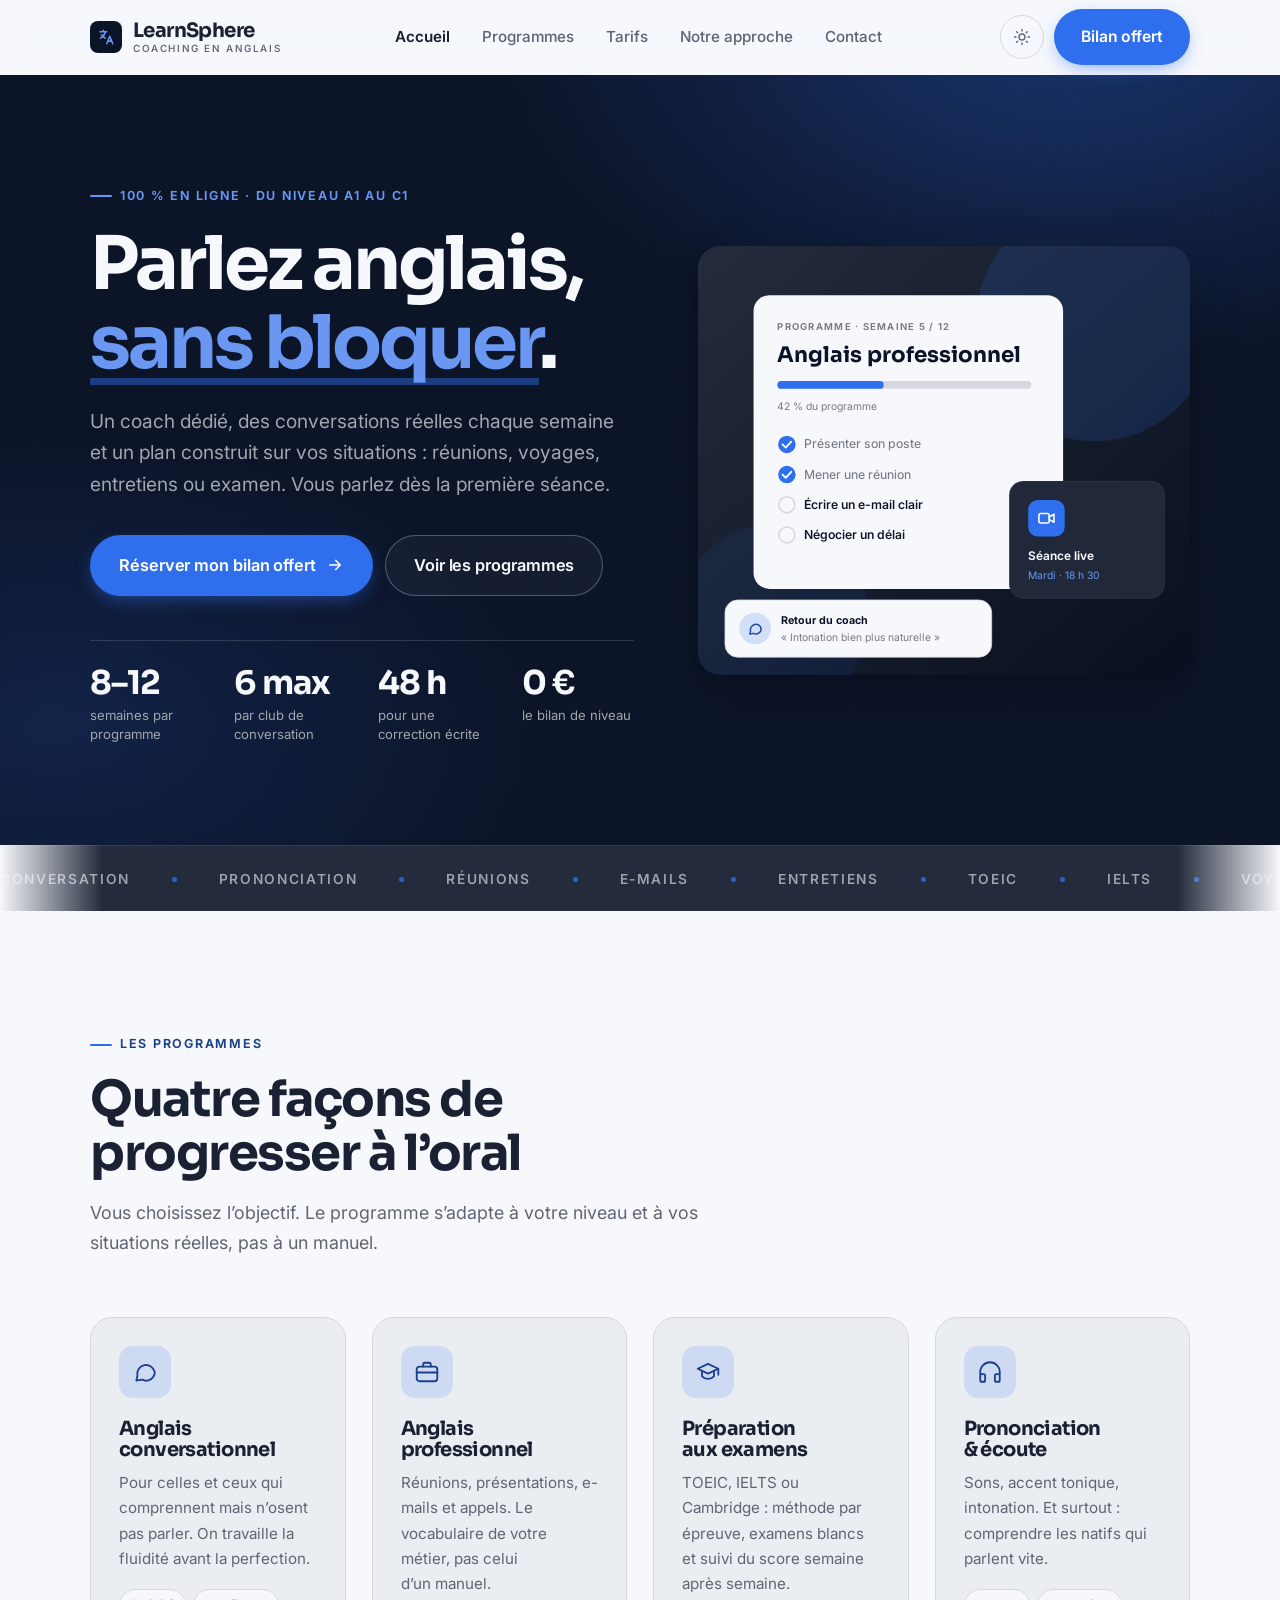
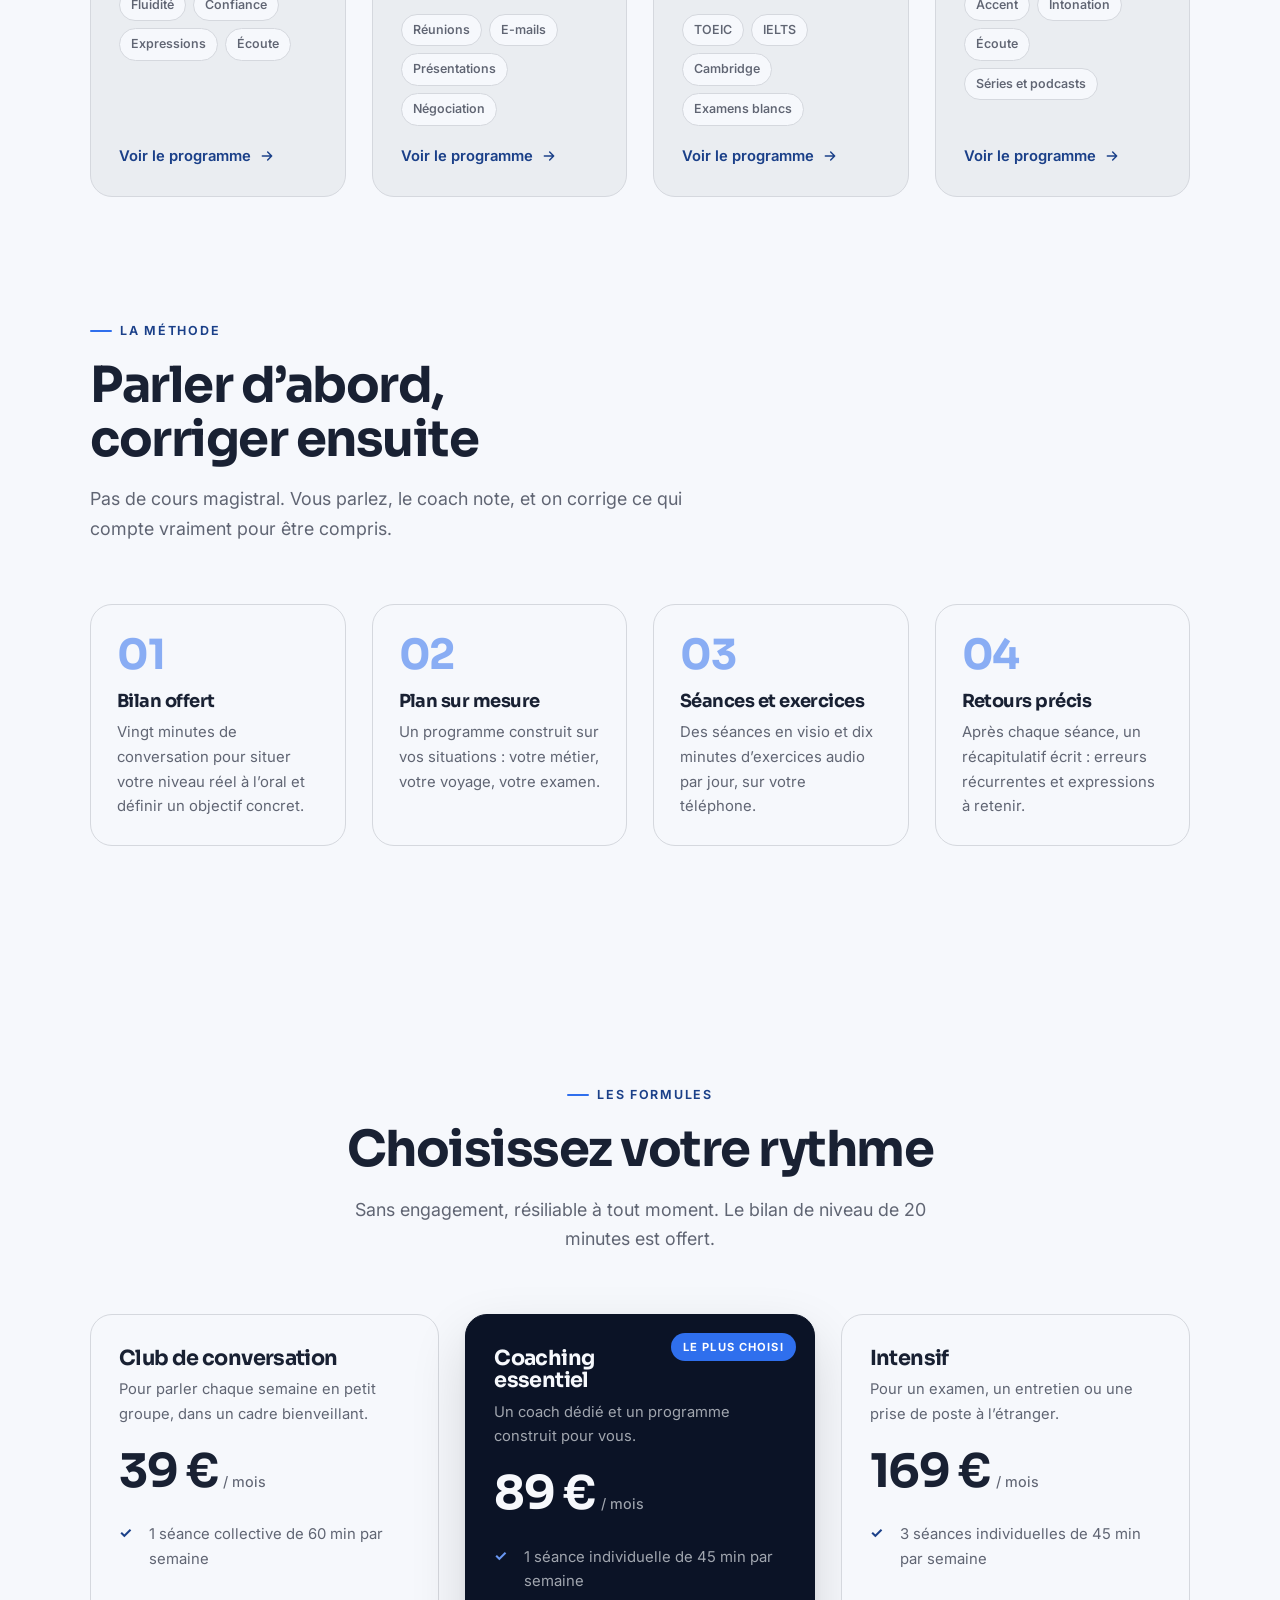
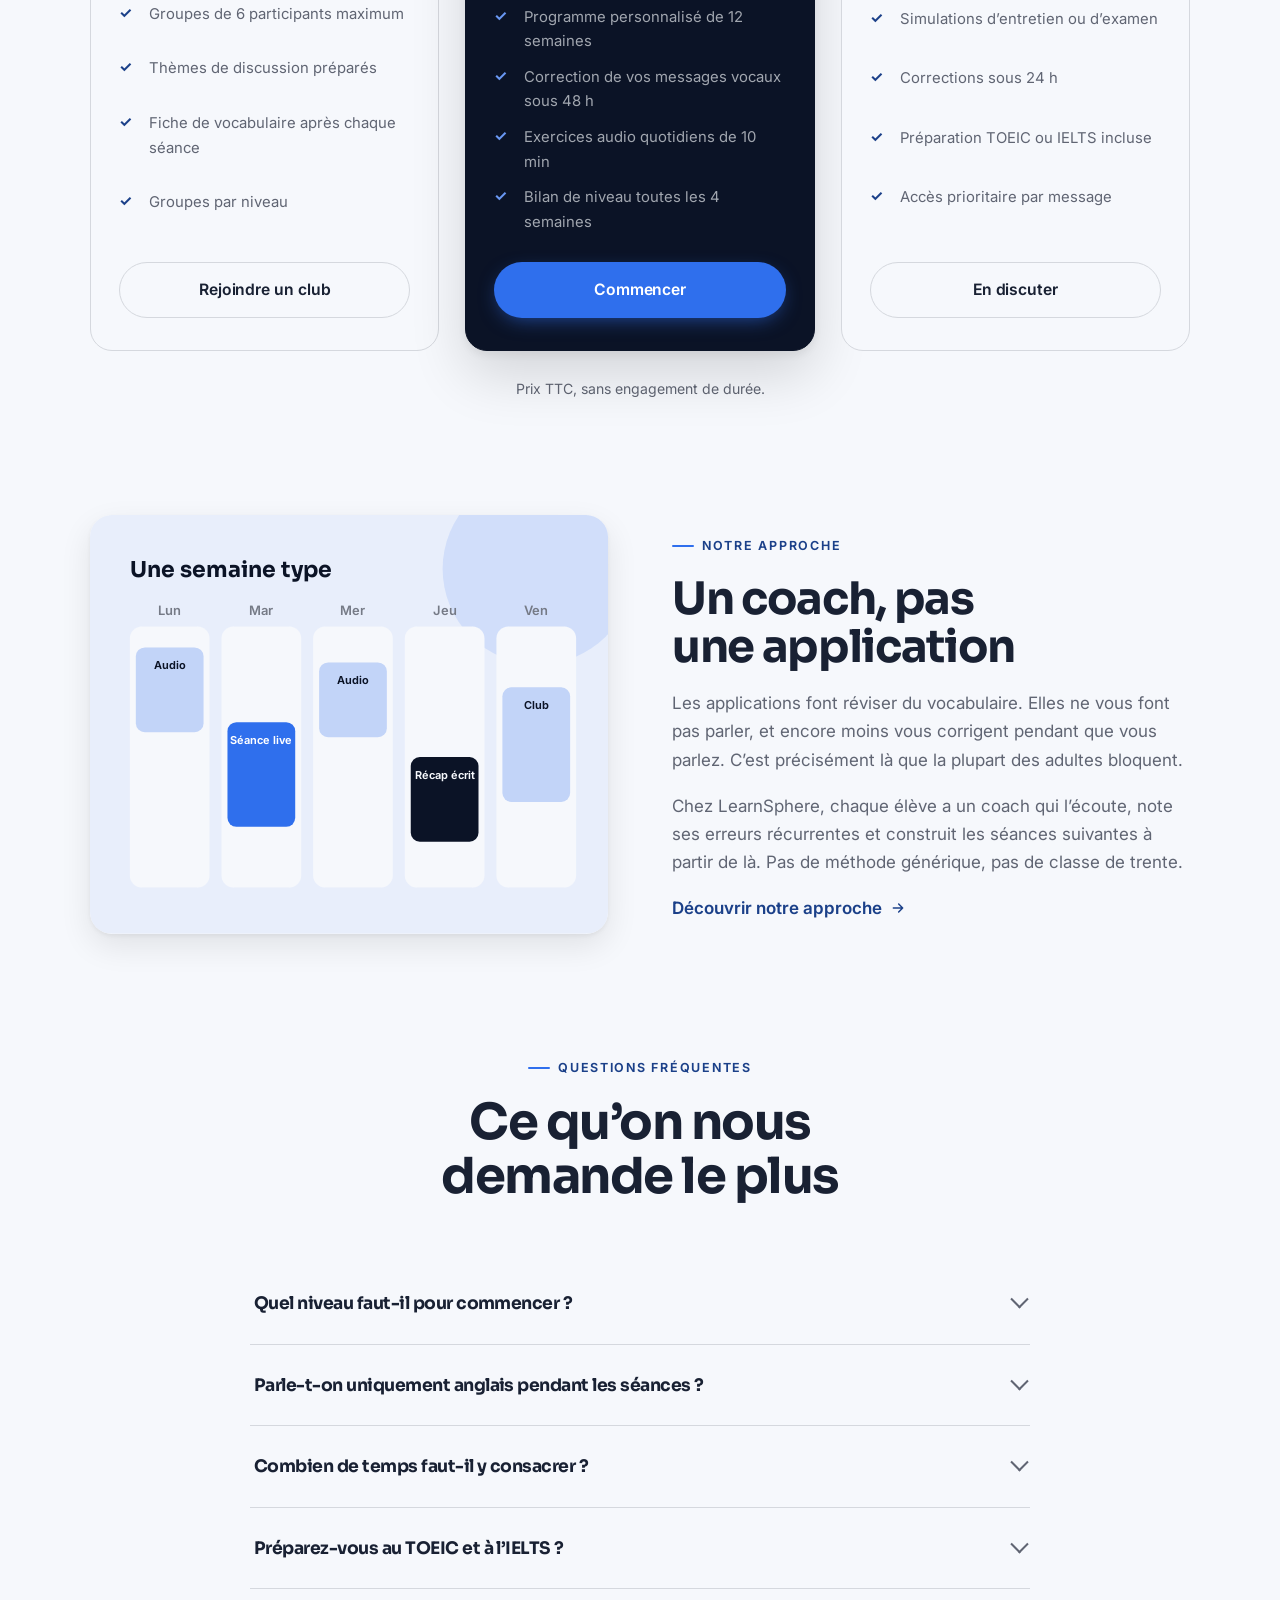
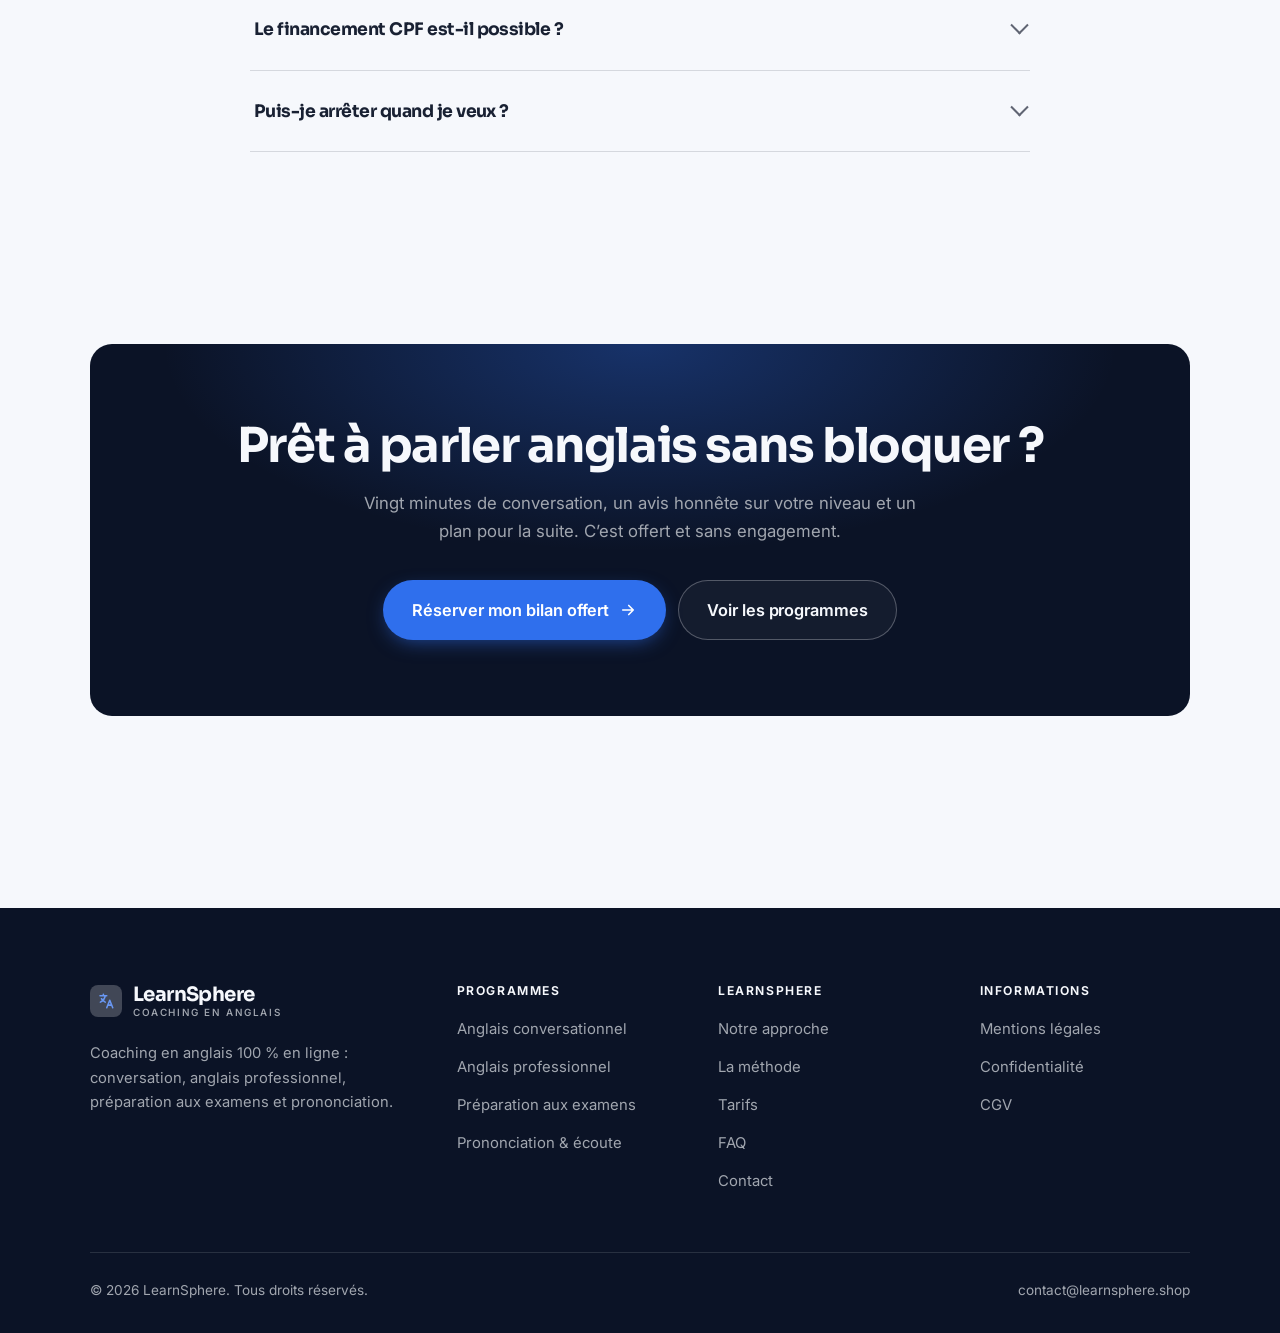
<file: index.html>
<!DOCTYPE html>
<html lang="fr" class="no-js">
<head>
<meta charset="utf-8">
<meta name="viewport" content="width=device-width, initial-scale=1">
<title>LearnSphere — Coaching en anglais : parlez sans bloquer</title>
<meta name="description" content="Coaching en anglais 100 % en ligne : conversation, anglais professionnel, TOEIC et IELTS. Un coach dédié, un programme sur mesure et un bilan de niveau offert.">
<link rel="canonical" href="https://learnsphere.shop/">

<meta property="og:type" content="website">
<meta property="og:url" content="https://learnsphere.shop/">
<meta property="og:site_name" content="LearnSphere">
<meta property="og:locale" content="fr_FR">
<meta property="og:title" content="LearnSphere — Coaching en anglais : parlez sans bloquer">
<meta property="og:description" content="Coaching en anglais 100 % en ligne : conversation, anglais professionnel, TOEIC et IELTS. Un coach dédié, un programme sur mesure et un bilan de niveau offert.">
<meta name="theme-color" content="#0b1326">

<link rel="icon" href="assets/img/favicon.svg" type="image/svg+xml">
<link rel="preconnect" href="https://fonts.googleapis.com">
<link rel="preconnect" href="https://fonts.gstatic.com" crossorigin>
<link rel="stylesheet" href="https://fonts.googleapis.com/css2?family=Sora:wght@400..800&family=Inter:wght@400..700&display=swap">
<link rel="stylesheet" href="assets/css/style.css">

<!-- Thème appliqué avant le premier rendu (évite le flash) -->
<script>
document.documentElement.classList.remove('no-js');
(function(){try{var t=localStorage.getItem('site-theme');if(t){document.documentElement.setAttribute('data-theme',t);}}catch(e){}})();
</script>
<script type="application/ld+json">
{
  "@context": "https://schema.org",
  "@type": "Organization",
  "name": "LearnSphere",
  "url": "https://learnsphere.shop/",
  "email": "contact@learnsphere.shop",
  "description": "Coaching en anglais 100 % en ligne : conversation, anglais professionnel, TOEIC et IELTS. Un coach dédié, un programme sur mesure et un bilan de niveau offert.",
  "areaServed": "FR",
  "knowsLanguage": "fr"
}
</script>
</head>

<body>
<a class="skip-link" href="#main">Aller au contenu principal</a>

<header class="site-header">
  <nav class="wrap nav" aria-label="Navigation principale">
    <a class="brand" href="index.html">
      <svg class="brand__mark" viewBox="0 0 64 64" aria-hidden="true">
        <rect class="bm-bg" width="64" height="64" rx="16"/>
        <g class="bm-ic" transform="translate(14 14) scale(1.5)" fill="none" stroke-width="2.1" stroke-linecap="round" stroke-linejoin="round"><path d="M4 5h9M8.5 3v2M11 5c-.8 4-3.4 7-6.5 8.5M6 9c1.2 2 3 3.5 5 4.5M13 21l4-10 4 10M14.5 17.5h5"/></g>
      </svg>
      <span>LearnSphere<span class="brand__sub">Coaching en anglais</span></span>
    </a>

    <ul class="nav__links" id="nav-links">
      <li><a href="index.html" aria-current="page">Accueil</a></li>
      <li><a href="programmes.html">Programmes</a></li>
      <li><a href="index.html#tarifs">Tarifs</a></li>
      <li><a href="a-propos.html">Notre approche</a></li>
      <li><a href="contact.html">Contact</a></li>
      <li><a class="btn btn--primary" href="contact.html">Bilan offert</a></li>
    </ul>

    <div class="nav__cta">
      <button class="theme-toggle" type="button" aria-label="Passer en thème sombre">
        <svg class="icon-sun" viewBox="0 0 24 24" fill="none" stroke="currentColor" stroke-width="1.8" stroke-linecap="round" aria-hidden="true"><circle cx="12" cy="12" r="4"/><path d="M12 2v2m0 16v2M2 12h2m16 0h2M4.9 4.9l1.4 1.4m11.4 11.4 1.4 1.4M19.1 4.9l-1.4 1.4M6.3 17.7l-1.4 1.4"/></svg>
        <svg class="icon-moon" viewBox="0 0 24 24" fill="none" stroke="currentColor" stroke-width="1.8" stroke-linecap="round" stroke-linejoin="round" aria-hidden="true"><path d="M21 12.8A9 9 0 1 1 11.2 3a7 7 0 0 0 9.8 9.8z"/></svg>
      </button>
      <a class="btn btn--primary" href="contact.html">Bilan offert</a>
      <button class="nav__toggle" type="button" aria-expanded="false" aria-controls="nav-links" aria-label="Ouvrir le menu">
        <svg class="icon-open" viewBox="0 0 24 24" fill="none" stroke="currentColor" stroke-width="2" stroke-linecap="round" aria-hidden="true"><path d="M3 6h18M3 12h18M3 18h18"/></svg>
        <svg class="icon-close" viewBox="0 0 24 24" fill="none" stroke="currentColor" stroke-width="2" stroke-linecap="round" aria-hidden="true"><path d="M6 6l12 12M18 6L6 18"/></svg>
      </button>
    </div>
  </nav>
</header>

<main id="main">

<section class="hero">
  <div class="wrap hero__inner">
    <div>
      <span class="eyebrow hero__eyebrow">100 % en ligne · Du niveau A1 au C1</span>
      <h1>Parlez anglais,<br> <em>sans bloquer</em>.</h1>
      <p class="hero__lede">Un coach dédié, des conversations réelles chaque semaine et un plan construit sur vos situations : réunions, voyages, entretiens ou examen. Vous parlez dès la première séance.</p>

      <div class="hero__actions">
        <a class="btn btn--primary btn--lg" href="contact.html">Réserver mon bilan offert <svg viewBox="0 0 24 24" fill="none" stroke="currentColor" stroke-width="2.2" stroke-linecap="round" stroke-linejoin="round" aria-hidden="true"><path d="M5 12h14M13 6l6 6-6 6"/></svg></a>
        <a class="btn btn--on-dark btn--lg" href="programmes.html">Voir les programmes</a>
      </div>

      <ul class="hero__proof">
        <li><span class="stat__num">8–12</span><span class="stat__label">semaines par programme</span></li>
        <li><span class="stat__num">6 max</span><span class="stat__label">par club de conversation</span></li>
        <li><span class="stat__num">48 h</span><span class="stat__label">pour une correction écrite</span></li>
        <li><span class="stat__num">0 €</span><span class="stat__label">le bilan de niveau</span></li>
      </ul>
    </div>

    <div class="hero__art">
      <svg viewBox="0 0 620 540" role="img" aria-label="Aperçu d’un programme d’anglais professionnel en semaine 5 sur 12 : étapes du programme, prochaine séance en direct et retour du coach.">
        <defs>
          <linearGradient id="hbg" x1="0" y1="0" x2="1" y2="1">
            <stop offset="0" stop-color="#232b3c"/><stop offset="1" stop-color="#090f1e"/>
          </linearGradient>
        </defs>
        <rect width="620" height="540" rx="22" fill="url(#hbg)"/>
        <circle cx="500" cy="96" r="150" fill="#2f6fed" opacity=".16"/>
        <circle cx="96" cy="470" r="120" fill="#2f6fed" opacity=".08"/>

        <g style="font-family: var(--font-body)">
          <!-- Carte programme -->
          <rect x="70" y="62" width="390" height="370" rx="20" fill="#f6f8fc"/>
          <text x="100" y="106" font-size="12" font-weight="650" letter-spacing="1.6" fill="#757a86">PROGRAMME · SEMAINE 5 / 12</text>
          <text x="100" y="146" font-size="27" font-weight="700" fill="#0b1326" style="font-family: var(--font-display)">Anglais professionnel</text>
          <rect x="100" y="170" width="320" height="10" rx="5" fill="#d5d8de"/>
          <rect x="100" y="170" width="134" height="10" rx="5" fill="#2f6fed"/>
          <text x="100" y="206" font-size="13" fill="#757a86">42 % du programme</text>
          <circle cx="112" cy="250" r="11" fill="#2f6fed"/><path d="M106.5 250l4 4 7-7.5" fill="none" stroke="#ffffff" stroke-width="2.4" stroke-linecap="round" stroke-linejoin="round"/><text x="134" y="255" font-size="15.5" fill="#757a86" font-weight="450">Présenter son poste</text>
          <circle cx="112" cy="288" r="11" fill="#2f6fed"/><path d="M106.5 288l4 4 7-7.5" fill="none" stroke="#ffffff" stroke-width="2.4" stroke-linecap="round" stroke-linejoin="round"/><text x="134" y="293" font-size="15.5" fill="#757a86" font-weight="450">Mener une réunion</text>
          <circle cx="112" cy="326" r="10" fill="none" stroke="#d5d8de" stroke-width="2"/><text x="134" y="331" font-size="15.5" fill="#0b1326" font-weight="560">Écrire un e-mail clair</text>
          <circle cx="112" cy="364" r="10" fill="none" stroke="#d5d8de" stroke-width="2"/><text x="134" y="369" font-size="15.5" fill="#0b1326" font-weight="560">Négocier un délai</text>

          <!-- Carte séance -->
          <rect x="392" y="296" width="196" height="148" rx="18" fill="#21283a" stroke="#ffffff" stroke-opacity=".08"/>
          <rect x="416" y="320" width="46" height="46" rx="12" fill="#2f6fed"/>
          <g transform="translate(427 331)" fill="none" stroke="#ffffff" color="#ffffff" stroke-width="2" stroke-linecap="round" stroke-linejoin="round"><rect x="2.5" y="6" width="13" height="12" rx="2.5"/><path d="M15.5 10.5 21.5 7v10l-6-3.5z"/></g>
          <text x="416" y="396" font-size="15" font-weight="650" fill="#f6f8fc">Séance live</text>
          <text x="416" y="420" font-size="13" fill="#6997f2">Mardi · 18 h 30</text>

          <!-- Retour du coach -->
          <rect x="34" y="446" width="336" height="72" rx="16" fill="#f6f8fc" stroke="#d5d8de"/>
          <circle cx="72" cy="482" r="20" fill="#d2dff9"/>
          <g transform="translate(62 472) scale(.84)" fill="none" stroke="#1f489a" stroke-width="2.2" stroke-linecap="round" stroke-linejoin="round"><path d="M21 12a8 8 0 0 1-11.6 7.1L4 20l1-4.6A8 8 0 1 1 21 12z"/></g>
          <text x="104" y="476" font-size="13.5" font-weight="700" fill="#0b1326">Retour du coach</text>
          <text x="104" y="498" font-size="13" fill="#757a86">« Intonation bien plus naturelle »</text>
        </g>
      </svg>
    </div>
  </div>
</section>

<div class="marquee" aria-hidden="true">
  <div class="marquee__track"><span>Conversation</span><span>Prononciation</span><span>Réunions</span><span>E-mails</span><span>Entretiens</span><span>TOEIC</span><span>IELTS</span><span>Voyages</span><span>Compréhension orale</span><span>Vocabulaire</span><span>Conversation</span><span>Prononciation</span><span>Réunions</span><span>E-mails</span><span>Entretiens</span><span>TOEIC</span><span>IELTS</span><span>Voyages</span><span>Compréhension orale</span><span>Vocabulaire</span></div>
</div>

<section class="section wrap" id="programmes">
  <div class="section-head reveal">
    <span class="eyebrow">Les programmes</span>
    <h2>Quatre façons de progresser à l’oral</h2>
    <p>Vous choisissez l’objectif. Le programme s’adapte à votre niveau et à vos situations réelles, pas à un manuel.</p>
  </div>
  <div class="grid grid--4 reveal-group">
    <a class="card" href="programmes.html#conversation">
      <div class="card__icon"><svg viewBox="0 0 24 24" fill="none" stroke="currentColor" stroke-width="1.7" stroke-linecap="round" stroke-linejoin="round" aria-hidden="true"><path d="M21 12a8 8 0 0 1-11.6 7.1L4 20l1-4.6A8 8 0 1 1 21 12z"/></svg></div>
      <h3>Anglais conversationnel</h3>
      <p>Pour celles et ceux qui comprennent mais n’osent pas parler. On travaille la fluidité avant la perfection.</p>
      <ul class="tags"><li>Fluidité</li><li>Confiance</li><li>Expressions</li><li>Écoute</li></ul>
      <span class="arrow-link">Voir le programme <svg viewBox="0 0 24 24" fill="none" stroke="currentColor" stroke-width="2.2" stroke-linecap="round" stroke-linejoin="round" aria-hidden="true"><path d="M5 12h14M13 6l6 6-6 6"/></svg></span>
    </a>
    <a class="card" href="programmes.html#professionnel">
      <div class="card__icon"><svg viewBox="0 0 24 24" fill="none" stroke="currentColor" stroke-width="1.7" stroke-linecap="round" stroke-linejoin="round" aria-hidden="true"><rect x="2.5" y="7" width="19" height="13.5" rx="2.5"/><path d="M8.5 7V5a1.5 1.5 0 0 1 1.5-1.5h4A1.5 1.5 0 0 1 15.5 5v2M2.5 12.5h19"/></svg></div>
      <h3>Anglais professionnel</h3>
      <p>Réunions, présentations, e-mails et appels. Le vocabulaire de votre métier, pas celui d’un manuel.</p>
      <ul class="tags"><li>Réunions</li><li>E-mails</li><li>Présentations</li><li>Négociation</li></ul>
      <span class="arrow-link">Voir le programme <svg viewBox="0 0 24 24" fill="none" stroke="currentColor" stroke-width="2.2" stroke-linecap="round" stroke-linejoin="round" aria-hidden="true"><path d="M5 12h14M13 6l6 6-6 6"/></svg></span>
    </a>
    <a class="card" href="programmes.html#examens">
      <div class="card__icon"><svg viewBox="0 0 24 24" fill="none" stroke="currentColor" stroke-width="1.7" stroke-linecap="round" stroke-linejoin="round" aria-hidden="true"><path d="M2.5 9 12 4.5 21.5 9 12 13.5z"/><path d="M6.5 11v5c1.5 1.6 3.4 2.4 5.5 2.4s4-.8 5.5-2.4v-5M21.5 9v5.5"/></svg></div>
      <h3>Préparation aux examens</h3>
      <p>TOEIC, IELTS ou Cambridge : méthode par épreuve, examens blancs et suivi du score semaine après semaine.</p>
      <ul class="tags"><li>TOEIC</li><li>IELTS</li><li>Cambridge</li><li>Examens blancs</li></ul>
      <span class="arrow-link">Voir le programme <svg viewBox="0 0 24 24" fill="none" stroke="currentColor" stroke-width="2.2" stroke-linecap="round" stroke-linejoin="round" aria-hidden="true"><path d="M5 12h14M13 6l6 6-6 6"/></svg></span>
    </a>
    <a class="card" href="programmes.html#prononciation">
      <div class="card__icon"><svg viewBox="0 0 24 24" fill="none" stroke="currentColor" stroke-width="1.7" stroke-linecap="round" stroke-linejoin="round" aria-hidden="true"><path d="M3 14v-2a9 9 0 0 1 18 0v2"/><rect x="3" y="14" width="4.5" height="7" rx="1.5"/><rect x="16.5" y="14" width="4.5" height="7" rx="1.5"/></svg></div>
      <h3>Prononciation &amp; écoute</h3>
      <p>Sons, accent tonique, intonation. Et surtout : comprendre les natifs qui parlent vite.</p>
      <ul class="tags"><li>Accent</li><li>Intonation</li><li>Écoute</li><li>Séries et podcasts</li></ul>
      <span class="arrow-link">Voir le programme <svg viewBox="0 0 24 24" fill="none" stroke="currentColor" stroke-width="2.2" stroke-linecap="round" stroke-linejoin="round" aria-hidden="true"><path d="M5 12h14M13 6l6 6-6 6"/></svg></span>
    </a>
  </div>
</section>

<section class="section section--flush wrap" id="methode">
  <div class="section-head reveal">
    <span class="eyebrow">La méthode</span>
    <h2>Parler d’abord, corriger ensuite</h2>
    <p>Pas de cours magistral. Vous parlez, le coach note, et on corrige ce qui compte vraiment pour être compris.</p>
  </div>
  <div class="grid grid--4 steps reveal-group">
    <article class="step">
      <h3>Bilan offert</h3>
      <p>Vingt minutes de conversation pour situer votre niveau réel à l’oral et définir un objectif concret.</p>
    </article>
    <article class="step">
      <h3>Plan sur mesure</h3>
      <p>Un programme construit sur vos situations : votre métier, votre voyage, votre examen.</p>
    </article>
    <article class="step">
      <h3>Séances et exercices</h3>
      <p>Des séances en visio et dix minutes d’exercices audio par jour, sur votre téléphone.</p>
    </article>
    <article class="step">
      <h3>Retours précis</h3>
      <p>Après chaque séance, un récapitulatif écrit : erreurs récurrentes et expressions à retenir.</p>
    </article>
  </div>
</section>

<section class="section wrap" id="tarifs">
  <div class="section-head section-head--center reveal">
    <span class="eyebrow">Les formules</span>
    <h2>Choisissez votre rythme</h2>
    <p>Sans engagement, résiliable à tout moment. Le bilan de niveau de 20 minutes est offert.</p>
  </div>
  <div class="grid grid--3 plans reveal-group">
    <article class="plan">
      
      <h3>Club de conversation</h3>
      <p class="plan__desc">Pour parler chaque semaine en petit groupe, dans un cadre bienveillant.</p>
      <p class="plan__price">39 €<span class="plan__period">/ mois</span></p>
      <ul class="plan__features">
        <li>1 séance collective de 60 min par semaine</li>
        <li>Groupes de 6 participants maximum</li>
        <li>Thèmes de discussion préparés</li>
        <li>Fiche de vocabulaire après chaque séance</li>
        <li>Groupes par niveau</li>
      </ul>
      <a class="btn btn--ghost btn--block" href="contact.html">Rejoindre un club</a>
    </article>
    <article class="plan plan--featured">
      <span class="plan__tag">Le plus choisi</span>
      <h3>Coaching essentiel</h3>
      <p class="plan__desc">Un coach dédié et un programme construit pour vous.</p>
      <p class="plan__price">89 €<span class="plan__period">/ mois</span></p>
      <ul class="plan__features">
        <li>1 séance individuelle de 45 min par semaine</li>
        <li>Programme personnalisé de 12 semaines</li>
        <li>Correction de vos messages vocaux sous 48 h</li>
        <li>Exercices audio quotidiens de 10 min</li>
        <li>Bilan de niveau toutes les 4 semaines</li>
      </ul>
      <a class="btn btn--primary btn--block" href="contact.html">Commencer</a>
    </article>
    <article class="plan">
      
      <h3>Intensif</h3>
      <p class="plan__desc">Pour un examen, un entretien ou une prise de poste à l’étranger.</p>
      <p class="plan__price">169 €<span class="plan__period">/ mois</span></p>
      <ul class="plan__features">
        <li>3 séances individuelles de 45 min par semaine</li>
        <li>Simulations d’entretien ou d’examen</li>
        <li>Corrections sous 24 h</li>
        <li>Préparation TOEIC ou IELTS incluse</li>
        <li>Accès prioritaire par message</li>
      </ul>
      <a class="btn btn--ghost btn--block" href="contact.html">En discuter</a>
    </article>
  </div>
  <p class="plans-note">Prix TTC, sans engagement de durée.</p>
</section>

<section class="section section--flush wrap">
  <div class="split reveal">
    <div class="split__art">
      <svg viewBox="0 0 520 420" role="img" aria-label="Exemple de semaine type : Audio, Séance live, Audio, Récap écrit, Club.">
        <rect width="520" height="420" rx="20" fill="#e8eefb"/>
        <circle cx="450" cy="54" r="96" fill="#2f6fed" opacity=".12"/>
        <g style="font-family: var(--font-body)">
        <text x="40" y="62" font-size="22" font-weight="700" fill="#0b1326" style="font-family: var(--font-display)">Une semaine type</text>
        <text x="80" y="100" text-anchor="middle" font-size="13" font-weight="600" fill="#757a86">Lun</text>
        <rect x="40" y="112" width="80" height="262" rx="12" fill="#f6f8fc"/>
        <rect x="46" y="133" width="68" height="85" rx="9" fill="#c2d4f8"/>
        <text x="80" y="155" text-anchor="middle" font-size="11" font-weight="650" fill="#0b1326">Audio</text>
        <text x="172" y="100" text-anchor="middle" font-size="13" font-weight="600" fill="#757a86">Mar</text>
        <rect x="132" y="112" width="80" height="262" rx="12" fill="#f6f8fc"/>
        <rect x="138" y="208" width="68" height="105" rx="9" fill="#2f6fed"/>
        <text x="172" y="230" text-anchor="middle" font-size="11" font-weight="650" fill="#ffffff">Séance live</text>
        <text x="264" y="100" text-anchor="middle" font-size="13" font-weight="600" fill="#757a86">Mer</text>
        <rect x="224" y="112" width="80" height="262" rx="12" fill="#f6f8fc"/>
        <rect x="230" y="148" width="68" height="75" rx="9" fill="#c2d4f8"/>
        <text x="264" y="170" text-anchor="middle" font-size="11" font-weight="650" fill="#0b1326">Audio</text>
        <text x="356" y="100" text-anchor="middle" font-size="13" font-weight="600" fill="#757a86">Jeu</text>
        <rect x="316" y="112" width="80" height="262" rx="12" fill="#f6f8fc"/>
        <rect x="322" y="243" width="68" height="85" rx="9" fill="#0b1326"/>
        <text x="356" y="265" text-anchor="middle" font-size="11" font-weight="650" fill="#f6f8fc">Récap écrit</text>
        <text x="448" y="100" text-anchor="middle" font-size="13" font-weight="600" fill="#757a86">Ven</text>
        <rect x="408" y="112" width="80" height="262" rx="12" fill="#f6f8fc"/>
        <rect x="414" y="173" width="68" height="115" rx="9" fill="#c2d4f8"/>
        <text x="448" y="195" text-anchor="middle" font-size="11" font-weight="650" fill="#0b1326">Club</text>
        </g>
      </svg>
    </div>
    <div>
      <span class="eyebrow">Notre approche</span>
      <h2>Un coach, pas une application</h2>
      <p>Les applications font réviser du vocabulaire. Elles ne vous font pas parler, et encore moins vous corrigent pendant que vous parlez. C’est précisément là que la plupart des adultes bloquent.</p>
      <p>Chez LearnSphere, chaque élève a un coach qui l’écoute, note ses erreurs récurrentes et construit les séances suivantes à partir de là. Pas de méthode générique, pas de classe de trente.</p>
      <p><a class="arrow-link" href="a-propos.html">Découvrir notre approche <svg viewBox="0 0 24 24" fill="none" stroke="currentColor" stroke-width="2.2" stroke-linecap="round" stroke-linejoin="round" aria-hidden="true"><path d="M5 12h14M13 6l6 6-6 6"/></svg></a></p>
    </div>
  </div>
</section>

<section class="section section--flush wrap" id="faq">
  <div class="section-head section-head--center reveal">
    <span class="eyebrow">Questions fréquentes</span>
    <h2>Ce qu’on nous demande le plus</h2>
  </div>
  <div class="faq reveal">
    <details>
      <summary>Quel niveau faut-il pour commencer ?</summary>
      <p>Aucun minimum. Le bilan offert sert justement à situer votre niveau réel à l’oral, souvent différent de votre niveau écrit, et à choisir le bon point de départ.</p>
    </details>
    <details>
      <summary>Parle-t-on uniquement anglais pendant les séances ?</summary>
      <p>Oui, dès que possible. Au début, un peu de français est autorisé pour débloquer une situation ; l’objectif est de le faire disparaître au fil des semaines.</p>
    </details>
    <details>
      <summary>Combien de temps faut-il y consacrer ?</summary>
      <p>Comptez la séance hebdomadaire et dix minutes d’exercices audio par jour. À l’oral, c’est la régularité qui fait progresser, pas le volume.</p>
    </details>
    <details>
      <summary>Préparez-vous au TOEIC et à l’IELTS ?</summary>
      <p>Oui, avec le programme Préparation aux examens ou la formule Intensif. Idéalement, commencez 8 à 12 semaines avant la date de l’examen.</p>
    </details>
    <details>
      <summary>Le financement CPF est-il possible ?</summary>
      <p>Pas pour le moment : les formules sont proposées en abonnement mensuel, sans financement CPF.</p>
    </details>
    <details>
      <summary>Puis-je arrêter quand je veux ?</summary>
      <p>Oui. Aucune formule n’a d’engagement : vous résiliez à tout moment et l’accès reste ouvert jusqu’à la fin du mois déjà payé.</p>
    </details>
  </div>
</section>

<section class="wrap section--tight">
  <div class="cta-band reveal">
    <h2>Prêt à parler anglais sans bloquer ?</h2>
    <p>Vingt minutes de conversation, un avis honnête sur votre niveau et un plan pour la suite. C’est offert et sans engagement.</p>
    <div class="hero__actions">
      <a class="btn btn--primary btn--lg" href="contact.html">Réserver mon bilan offert <svg viewBox="0 0 24 24" fill="none" stroke="currentColor" stroke-width="2.2" stroke-linecap="round" stroke-linejoin="round" aria-hidden="true"><path d="M5 12h14M13 6l6 6-6 6"/></svg></a>
      <a class="btn btn--on-dark btn--lg" href="programmes.html">Voir les programmes</a>
    </div>
  </div>
</section>

</main>

<footer class="site-footer">
  <div class="wrap">
    <div class="footer__grid">
      <div class="footer__brand">
        <a class="brand" href="index.html">
          <svg class="brand__mark" viewBox="0 0 64 64" aria-hidden="true">
        <rect class="bm-bg" width="64" height="64" rx="16"/>
        <g class="bm-ic" transform="translate(14 14) scale(1.5)" fill="none" stroke-width="2.1" stroke-linecap="round" stroke-linejoin="round"><path d="M4 5h9M8.5 3v2M11 5c-.8 4-3.4 7-6.5 8.5M6 9c1.2 2 3 3.5 5 4.5M13 21l4-10 4 10M14.5 17.5h5"/></g>
      </svg>
          <span>LearnSphere<span class="brand__sub">Coaching en anglais</span></span>
        </a>
        <p>Coaching en anglais 100 % en ligne : conversation, anglais professionnel, préparation aux examens et prononciation.</p>
      </div>

      <div class="footer__col">
        <h4>Programmes</h4>
        <ul>
          <li><a href="programmes.html#conversation">Anglais conversationnel</a></li>
          <li><a href="programmes.html#professionnel">Anglais professionnel</a></li>
          <li><a href="programmes.html#examens">Préparation aux examens</a></li>
          <li><a href="programmes.html#prononciation">Prononciation &amp; écoute</a></li>
        </ul>
      </div>

      <div class="footer__col">
        <h4>LearnSphere</h4>
        <ul>
          <li><a href="a-propos.html">Notre approche</a></li>
          <li><a href="index.html#methode">La méthode</a></li>
          <li><a href="index.html#tarifs">Tarifs</a></li>
          <li><a href="index.html#faq">FAQ</a></li>
          <li><a href="contact.html">Contact</a></li>
        </ul>
      </div>

      <div class="footer__col">
        <h4>Informations</h4>
        <ul>
          <li><a href="mentions-legales.html">Mentions légales</a></li>
          <li><a href="mentions-legales.html#confidentialite">Confidentialité</a></li>
          <li><a href="mentions-legales.html#cgv">CGV</a></li>
        </ul>
      </div>
    </div>

    <div class="footer__bottom">
      <p>© <span data-year>2026</span> LearnSphere. Tous droits réservés.</p>
      <p><a href="mailto:contact@learnsphere.shop">contact@learnsphere.shop</a></p>
    </div>
  </div>
</footer>

<script src="assets/js/main.js" defer></script>
</body>
</html>
</file>
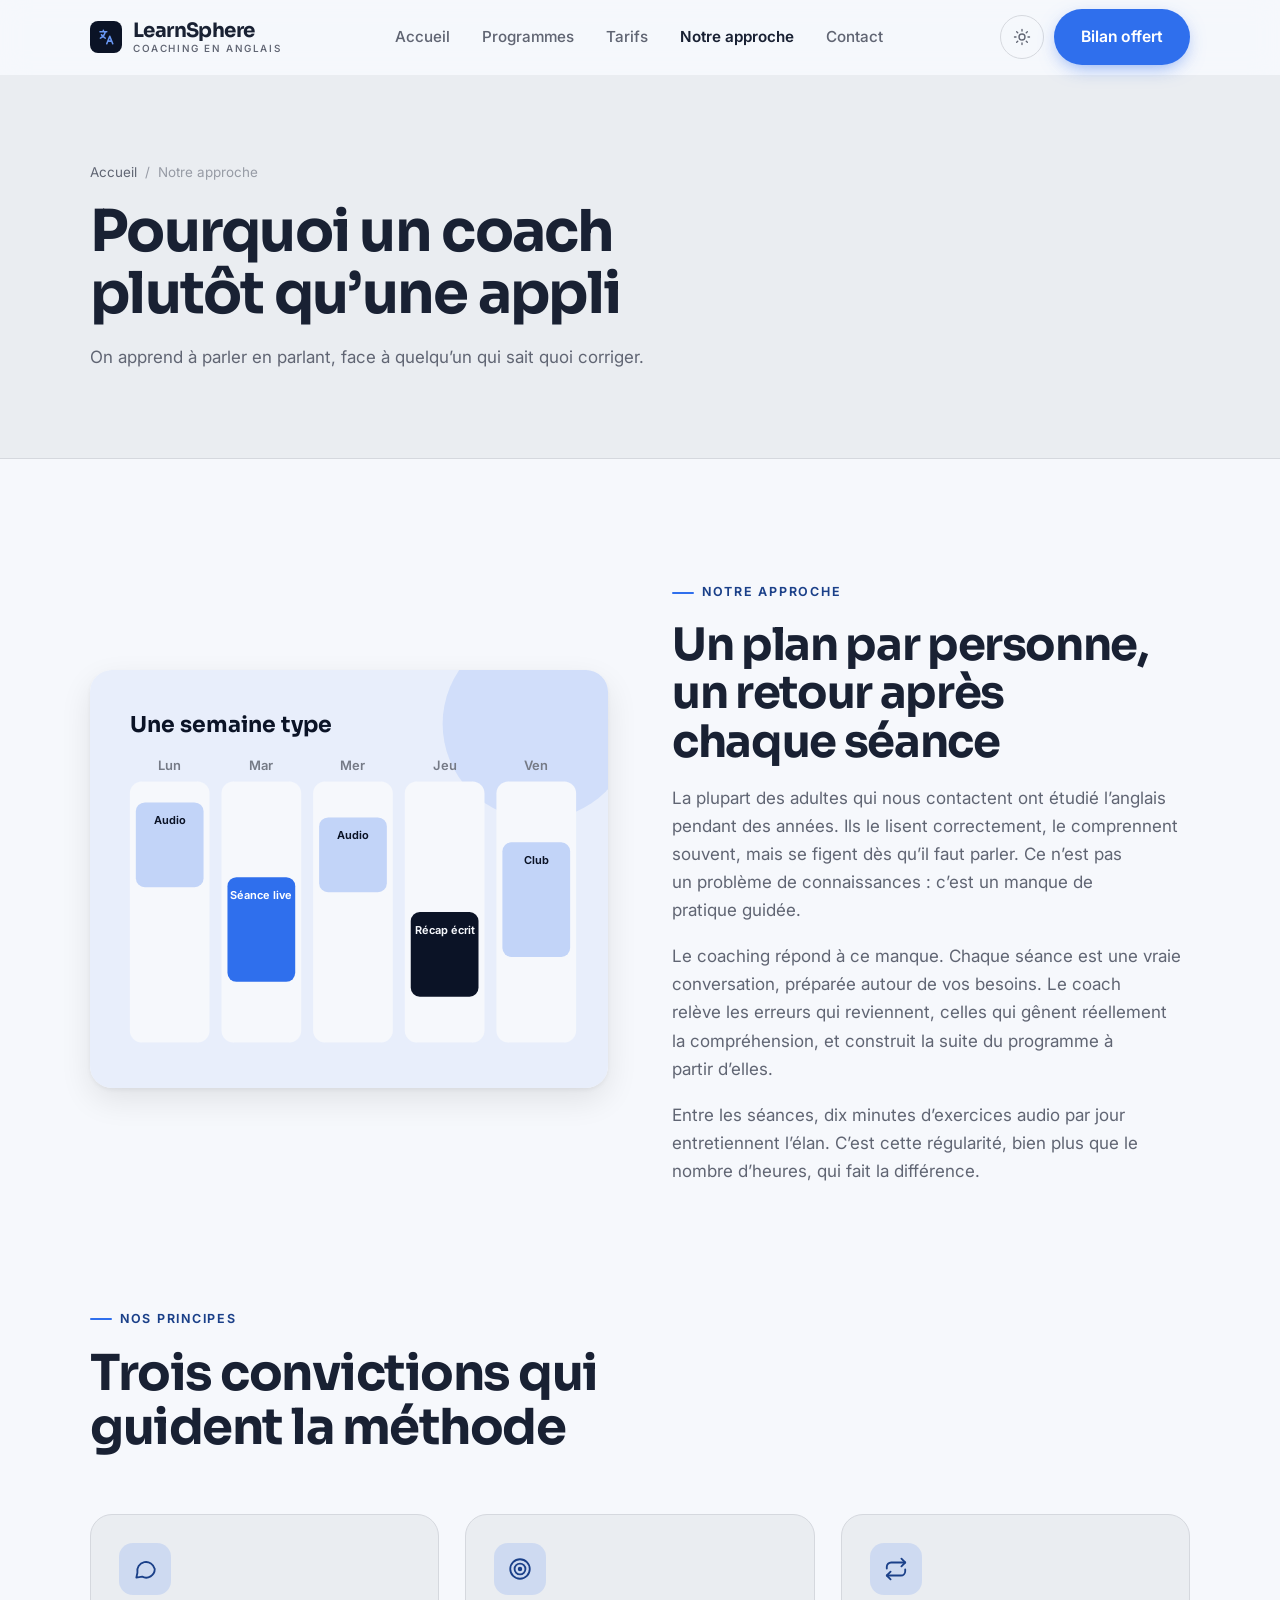
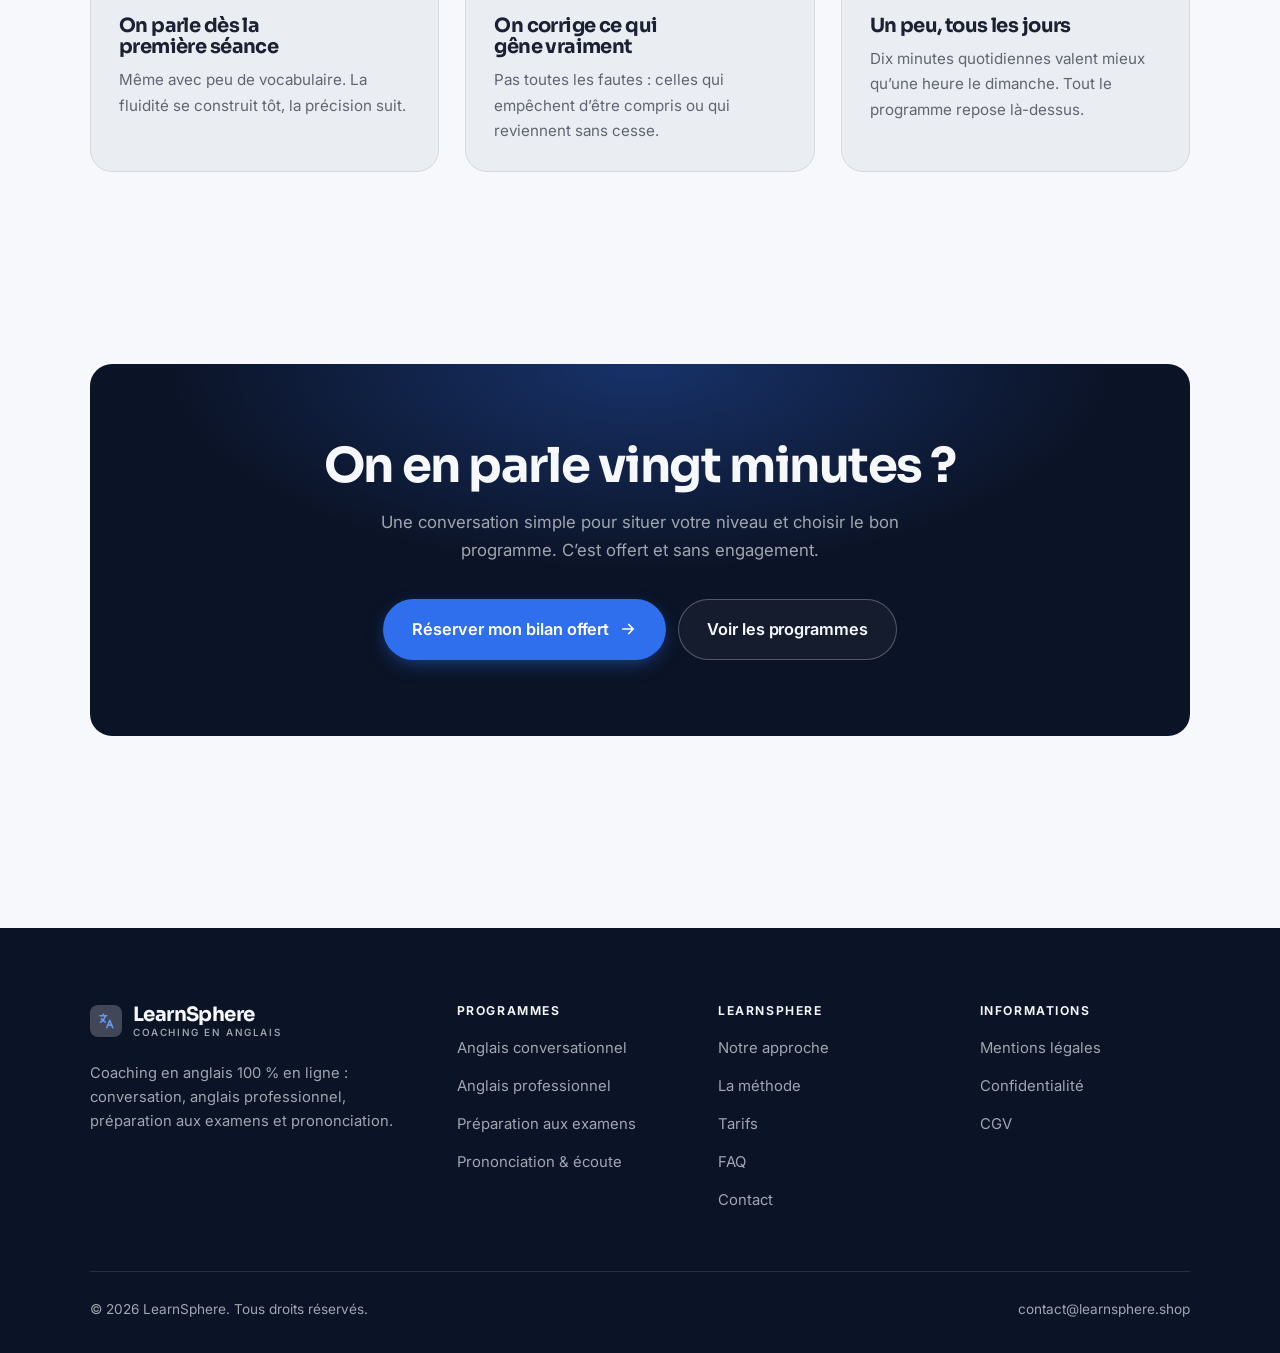
<file: a-propos.html>
<!DOCTYPE html>
<html lang="fr" class="no-js">
<head>
<meta charset="utf-8">
<meta name="viewport" content="width=device-width, initial-scale=1">
<title>Notre approche — LearnSphere</title>
<meta name="description" content="Pourquoi apprendre l’anglais avec un coach plutôt qu’avec une application, et les principes de la méthode LearnSphere.">
<link rel="canonical" href="https://learnsphere.shop/a-propos.html">

<meta property="og:type" content="website">
<meta property="og:url" content="https://learnsphere.shop/a-propos.html">
<meta property="og:site_name" content="LearnSphere">
<meta property="og:locale" content="fr_FR">
<meta property="og:title" content="Notre approche — LearnSphere">
<meta property="og:description" content="Pourquoi apprendre l’anglais avec un coach plutôt qu’avec une application, et les principes de la méthode LearnSphere.">
<meta name="theme-color" content="#0b1326">

<link rel="icon" href="assets/img/favicon.svg" type="image/svg+xml">
<link rel="preconnect" href="https://fonts.googleapis.com">
<link rel="preconnect" href="https://fonts.gstatic.com" crossorigin>
<link rel="stylesheet" href="https://fonts.googleapis.com/css2?family=Sora:wght@400..800&family=Inter:wght@400..700&display=swap">
<link rel="stylesheet" href="assets/css/style.css">

<!-- Thème appliqué avant le premier rendu (évite le flash) -->
<script>
document.documentElement.classList.remove('no-js');
(function(){try{var t=localStorage.getItem('site-theme');if(t){document.documentElement.setAttribute('data-theme',t);}}catch(e){}})();
</script>
</head>

<body>
<a class="skip-link" href="#main">Aller au contenu principal</a>

<header class="site-header">
  <nav class="wrap nav" aria-label="Navigation principale">
    <a class="brand" href="index.html">
      <svg class="brand__mark" viewBox="0 0 64 64" aria-hidden="true">
        <rect class="bm-bg" width="64" height="64" rx="16"/>
        <g class="bm-ic" transform="translate(14 14) scale(1.5)" fill="none" stroke-width="2.1" stroke-linecap="round" stroke-linejoin="round"><path d="M4 5h9M8.5 3v2M11 5c-.8 4-3.4 7-6.5 8.5M6 9c1.2 2 3 3.5 5 4.5M13 21l4-10 4 10M14.5 17.5h5"/></g>
      </svg>
      <span>LearnSphere<span class="brand__sub">Coaching en anglais</span></span>
    </a>

    <ul class="nav__links" id="nav-links">
      <li><a href="index.html">Accueil</a></li>
      <li><a href="programmes.html">Programmes</a></li>
      <li><a href="index.html#tarifs">Tarifs</a></li>
      <li><a href="a-propos.html" aria-current="page">Notre approche</a></li>
      <li><a href="contact.html">Contact</a></li>
      <li><a class="btn btn--primary" href="contact.html">Bilan offert</a></li>
    </ul>

    <div class="nav__cta">
      <button class="theme-toggle" type="button" aria-label="Passer en thème sombre">
        <svg class="icon-sun" viewBox="0 0 24 24" fill="none" stroke="currentColor" stroke-width="1.8" stroke-linecap="round" aria-hidden="true"><circle cx="12" cy="12" r="4"/><path d="M12 2v2m0 16v2M2 12h2m16 0h2M4.9 4.9l1.4 1.4m11.4 11.4 1.4 1.4M19.1 4.9l-1.4 1.4M6.3 17.7l-1.4 1.4"/></svg>
        <svg class="icon-moon" viewBox="0 0 24 24" fill="none" stroke="currentColor" stroke-width="1.8" stroke-linecap="round" stroke-linejoin="round" aria-hidden="true"><path d="M21 12.8A9 9 0 1 1 11.2 3a7 7 0 0 0 9.8 9.8z"/></svg>
      </button>
      <a class="btn btn--primary" href="contact.html">Bilan offert</a>
      <button class="nav__toggle" type="button" aria-expanded="false" aria-controls="nav-links" aria-label="Ouvrir le menu">
        <svg class="icon-open" viewBox="0 0 24 24" fill="none" stroke="currentColor" stroke-width="2" stroke-linecap="round" aria-hidden="true"><path d="M3 6h18M3 12h18M3 18h18"/></svg>
        <svg class="icon-close" viewBox="0 0 24 24" fill="none" stroke="currentColor" stroke-width="2" stroke-linecap="round" aria-hidden="true"><path d="M6 6l12 12M18 6L6 18"/></svg>
      </button>
    </div>
  </nav>
</header>

<main id="main">

<section class="page-head">
  <div class="wrap">
    <nav class="breadcrumb" aria-label="Fil d’Ariane">
      <a href="index.html">Accueil</a><span>/</span><span aria-current="page">Notre approche</span>
    </nav>
    <h1>Pourquoi un coach plutôt qu’une appli</h1>
    <p>On apprend à parler en parlant, face à quelqu’un qui sait quoi corriger.</p>
  </div>
</section>

<section class="section wrap">
  <div class="split reveal">
    <div class="split__art">
      <svg viewBox="0 0 520 420" role="img" aria-label="Exemple de semaine type : Audio, Séance live, Audio, Récap écrit, Club.">
        <rect width="520" height="420" rx="20" fill="#e8eefb"/>
        <circle cx="450" cy="54" r="96" fill="#2f6fed" opacity=".12"/>
        <g style="font-family: var(--font-body)">
        <text x="40" y="62" font-size="22" font-weight="700" fill="#0b1326" style="font-family: var(--font-display)">Une semaine type</text>
        <text x="80" y="100" text-anchor="middle" font-size="13" font-weight="600" fill="#757a86">Lun</text>
        <rect x="40" y="112" width="80" height="262" rx="12" fill="#f6f8fc"/>
        <rect x="46" y="133" width="68" height="85" rx="9" fill="#c2d4f8"/>
        <text x="80" y="155" text-anchor="middle" font-size="11" font-weight="650" fill="#0b1326">Audio</text>
        <text x="172" y="100" text-anchor="middle" font-size="13" font-weight="600" fill="#757a86">Mar</text>
        <rect x="132" y="112" width="80" height="262" rx="12" fill="#f6f8fc"/>
        <rect x="138" y="208" width="68" height="105" rx="9" fill="#2f6fed"/>
        <text x="172" y="230" text-anchor="middle" font-size="11" font-weight="650" fill="#ffffff">Séance live</text>
        <text x="264" y="100" text-anchor="middle" font-size="13" font-weight="600" fill="#757a86">Mer</text>
        <rect x="224" y="112" width="80" height="262" rx="12" fill="#f6f8fc"/>
        <rect x="230" y="148" width="68" height="75" rx="9" fill="#c2d4f8"/>
        <text x="264" y="170" text-anchor="middle" font-size="11" font-weight="650" fill="#0b1326">Audio</text>
        <text x="356" y="100" text-anchor="middle" font-size="13" font-weight="600" fill="#757a86">Jeu</text>
        <rect x="316" y="112" width="80" height="262" rx="12" fill="#f6f8fc"/>
        <rect x="322" y="243" width="68" height="85" rx="9" fill="#0b1326"/>
        <text x="356" y="265" text-anchor="middle" font-size="11" font-weight="650" fill="#f6f8fc">Récap écrit</text>
        <text x="448" y="100" text-anchor="middle" font-size="13" font-weight="600" fill="#757a86">Ven</text>
        <rect x="408" y="112" width="80" height="262" rx="12" fill="#f6f8fc"/>
        <rect x="414" y="173" width="68" height="115" rx="9" fill="#c2d4f8"/>
        <text x="448" y="195" text-anchor="middle" font-size="11" font-weight="650" fill="#0b1326">Club</text>
        </g>
      </svg>
    </div>
    <div>
      <span class="eyebrow">Notre approche</span>
      <h2>Un plan par personne, un retour après chaque séance</h2>
      <p>La plupart des adultes qui nous contactent ont étudié l’anglais pendant des années. Ils le lisent correctement, le comprennent souvent, mais se figent dès qu’il faut parler. Ce n’est pas un problème de connaissances : c’est un manque de pratique guidée.</p>
      <p>Le coaching répond à ce manque. Chaque séance est une vraie conversation, préparée autour de vos besoins. Le coach relève les erreurs qui reviennent, celles qui gênent réellement la compréhension, et construit la suite du programme à partir d’elles.</p>
      <p>Entre les séances, dix minutes d’exercices audio par jour entretiennent l’élan. C’est cette régularité, bien plus que le nombre d’heures, qui fait la différence.</p>
      <!--
        À COMPLÉTER : ajoutez une présentation de la personne qui coache
        (prénom, parcours réel), avec une photo si possible. N'inventez ni
        diplôme ni expérience : voir README.md.
      -->
    </div>
  </div>
</section>

<section class="section section--flush wrap">
  <div class="section-head reveal">
    <span class="eyebrow">Nos principes</span>
    <h2>Trois convictions qui guident la méthode</h2>
  </div>
  <div class="grid grid--3 reveal-group">
    <article class="card">
      <div class="card__icon"><svg viewBox="0 0 24 24" fill="none" stroke="currentColor" stroke-width="1.7" stroke-linecap="round" stroke-linejoin="round" aria-hidden="true"><path d="M21 12a8 8 0 0 1-11.6 7.1L4 20l1-4.6A8 8 0 1 1 21 12z"/></svg></div>
      <h3>On parle dès la première séance</h3>
      <p>Même avec peu de vocabulaire. La fluidité se construit tôt, la précision suit.</p>
    </article>
    <article class="card">
      <div class="card__icon"><svg viewBox="0 0 24 24" fill="none" stroke="currentColor" stroke-width="1.7" stroke-linecap="round" stroke-linejoin="round" aria-hidden="true"><circle cx="12" cy="12" r="9"/><circle cx="12" cy="12" r="5"/><circle cx="12" cy="12" r="1.2" fill="currentColor"/></svg></div>
      <h3>On corrige ce qui gêne vraiment</h3>
      <p>Pas toutes les fautes : celles qui empêchent d’être compris ou qui reviennent sans cesse.</p>
    </article>
    <article class="card">
      <div class="card__icon"><svg viewBox="0 0 24 24" fill="none" stroke="currentColor" stroke-width="1.7" stroke-linecap="round" stroke-linejoin="round" aria-hidden="true"><path d="M17 2.5l3.5 3.5L17 9.5"/><path d="M3.5 11.5V10A4 4 0 0 1 7.5 6h13M7 21.5 3.5 18 7 14.5"/><path d="M20.5 12.5V14a4 4 0 0 1-4 4h-13"/></svg></div>
      <h3>Un peu, tous les jours</h3>
      <p>Dix minutes quotidiennes valent mieux qu’une heure le dimanche. Tout le programme repose là-dessus.</p>
    </article>
  </div>
</section>

<section class="wrap section--tight">
  <div class="cta-band reveal">
    <h2>On en parle vingt minutes ?</h2>
    <p>Une conversation simple pour situer votre niveau et choisir le bon programme. C’est offert et sans engagement.</p>
    <div class="hero__actions">
      <a class="btn btn--primary btn--lg" href="contact.html">Réserver mon bilan offert <svg viewBox="0 0 24 24" fill="none" stroke="currentColor" stroke-width="2.2" stroke-linecap="round" stroke-linejoin="round" aria-hidden="true"><path d="M5 12h14M13 6l6 6-6 6"/></svg></a>
      <a class="btn btn--on-dark btn--lg" href="programmes.html">Voir les programmes</a>
    </div>
  </div>
</section>

</main>

<footer class="site-footer">
  <div class="wrap">
    <div class="footer__grid">
      <div class="footer__brand">
        <a class="brand" href="index.html">
          <svg class="brand__mark" viewBox="0 0 64 64" aria-hidden="true">
        <rect class="bm-bg" width="64" height="64" rx="16"/>
        <g class="bm-ic" transform="translate(14 14) scale(1.5)" fill="none" stroke-width="2.1" stroke-linecap="round" stroke-linejoin="round"><path d="M4 5h9M8.5 3v2M11 5c-.8 4-3.4 7-6.5 8.5M6 9c1.2 2 3 3.5 5 4.5M13 21l4-10 4 10M14.5 17.5h5"/></g>
      </svg>
          <span>LearnSphere<span class="brand__sub">Coaching en anglais</span></span>
        </a>
        <p>Coaching en anglais 100 % en ligne : conversation, anglais professionnel, préparation aux examens et prononciation.</p>
      </div>

      <div class="footer__col">
        <h4>Programmes</h4>
        <ul>
          <li><a href="programmes.html#conversation">Anglais conversationnel</a></li>
          <li><a href="programmes.html#professionnel">Anglais professionnel</a></li>
          <li><a href="programmes.html#examens">Préparation aux examens</a></li>
          <li><a href="programmes.html#prononciation">Prononciation &amp; écoute</a></li>
        </ul>
      </div>

      <div class="footer__col">
        <h4>LearnSphere</h4>
        <ul>
          <li><a href="a-propos.html">Notre approche</a></li>
          <li><a href="index.html#methode">La méthode</a></li>
          <li><a href="index.html#tarifs">Tarifs</a></li>
          <li><a href="index.html#faq">FAQ</a></li>
          <li><a href="contact.html">Contact</a></li>
        </ul>
      </div>

      <div class="footer__col">
        <h4>Informations</h4>
        <ul>
          <li><a href="mentions-legales.html">Mentions légales</a></li>
          <li><a href="mentions-legales.html#confidentialite">Confidentialité</a></li>
          <li><a href="mentions-legales.html#cgv">CGV</a></li>
        </ul>
      </div>
    </div>

    <div class="footer__bottom">
      <p>© <span data-year>2026</span> LearnSphere. Tous droits réservés.</p>
      <p><a href="mailto:contact@learnsphere.shop">contact@learnsphere.shop</a></p>
    </div>
  </div>
</footer>

<script src="assets/js/main.js" defer></script>
</body>
</html>
</file>
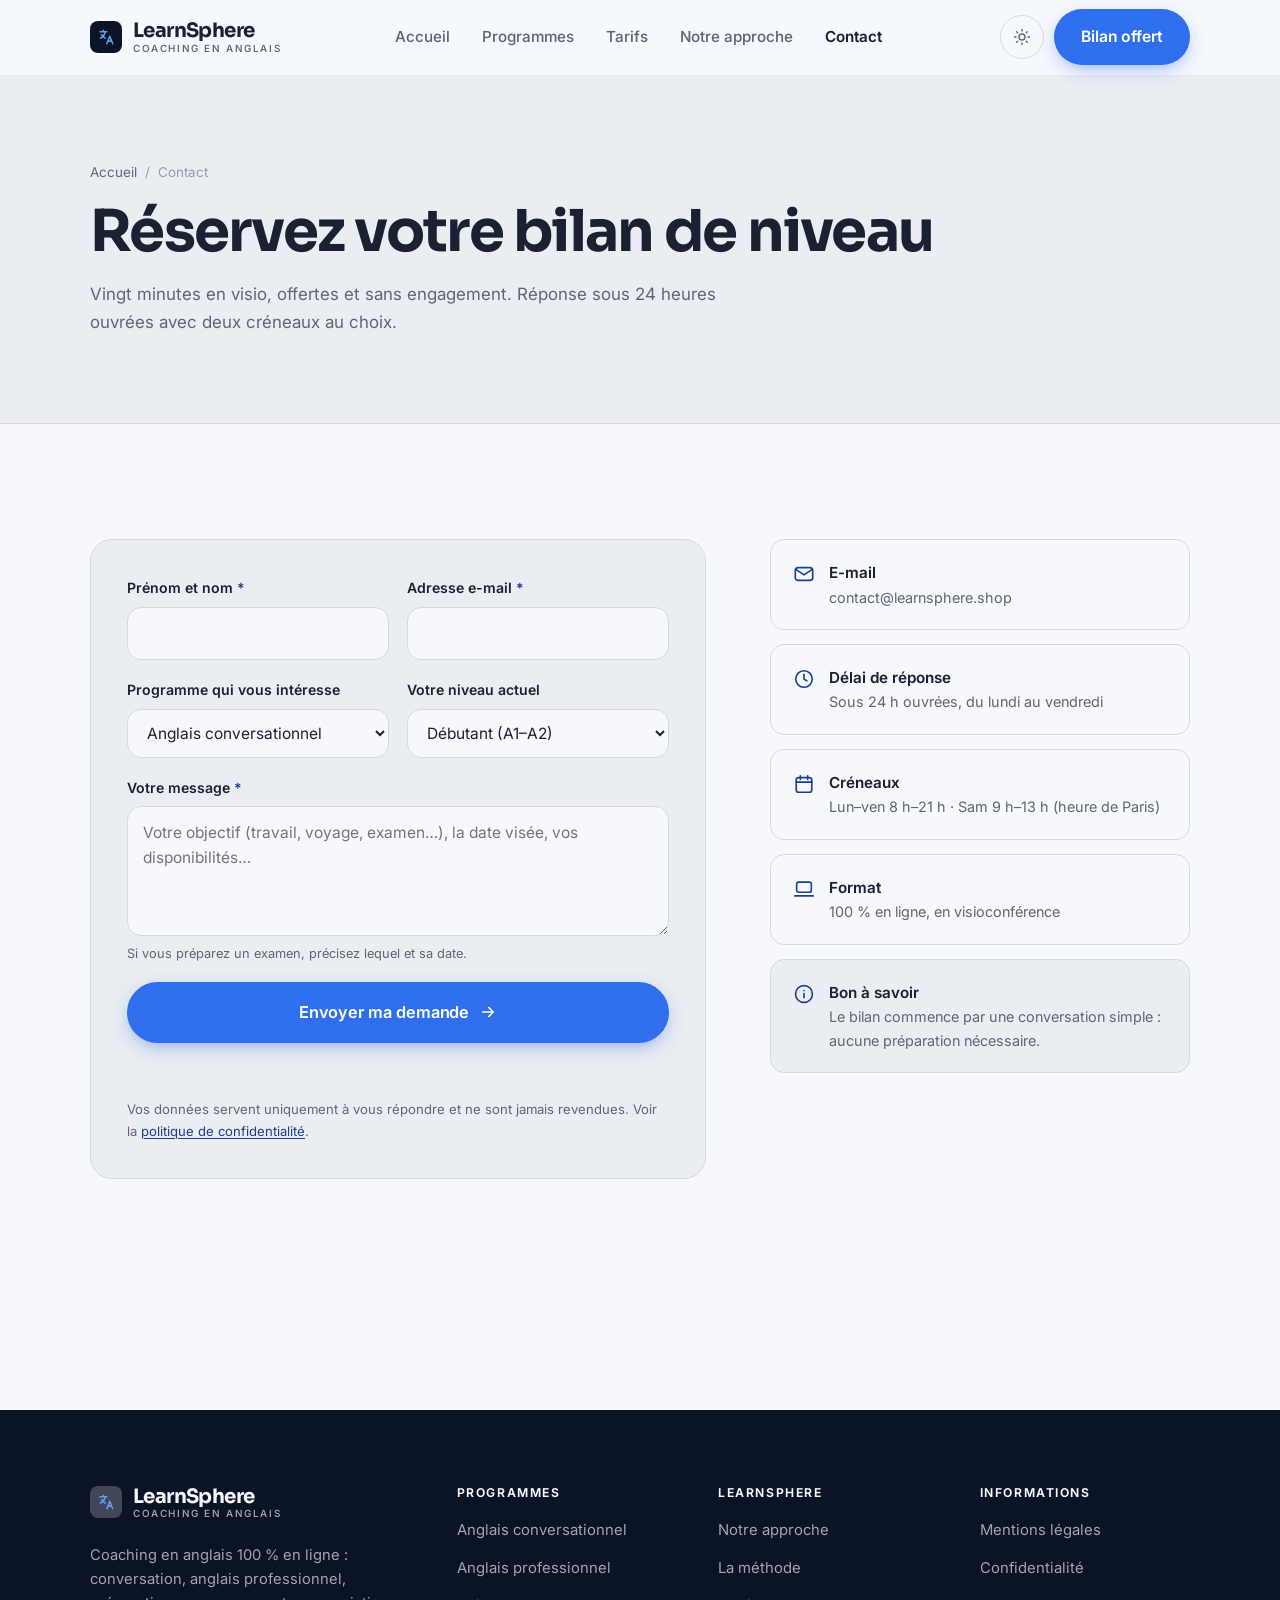
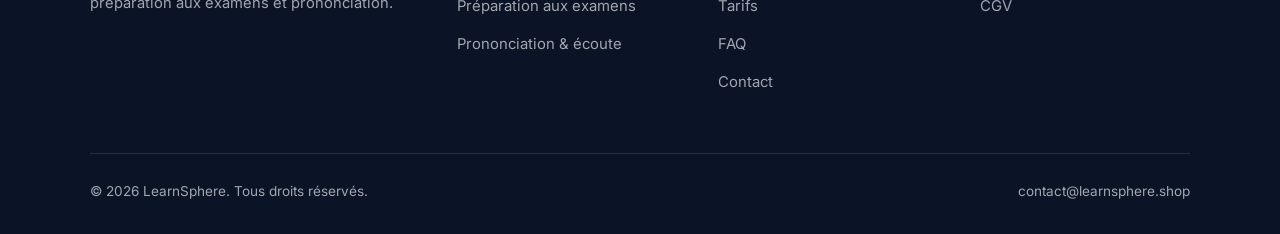
<file: contact.html>
<!DOCTYPE html>
<html lang="fr" class="no-js">
<head>
<meta charset="utf-8">
<meta name="viewport" content="width=device-width, initial-scale=1">
<title>Contact — LearnSphere</title>
<meta name="description" content="Réservez votre bilan de niveau offert de 20 minutes en visio. Réponse sous 24 heures ouvrées.">
<link rel="canonical" href="https://learnsphere.shop/contact.html">

<meta property="og:type" content="website">
<meta property="og:url" content="https://learnsphere.shop/contact.html">
<meta property="og:site_name" content="LearnSphere">
<meta property="og:locale" content="fr_FR">
<meta property="og:title" content="Contact — LearnSphere">
<meta property="og:description" content="Réservez votre bilan de niveau offert de 20 minutes en visio. Réponse sous 24 heures ouvrées.">
<meta name="theme-color" content="#0b1326">

<link rel="icon" href="assets/img/favicon.svg" type="image/svg+xml">
<link rel="preconnect" href="https://fonts.googleapis.com">
<link rel="preconnect" href="https://fonts.gstatic.com" crossorigin>
<link rel="stylesheet" href="https://fonts.googleapis.com/css2?family=Sora:wght@400..800&family=Inter:wght@400..700&display=swap">
<link rel="stylesheet" href="assets/css/style.css">

<!-- Thème appliqué avant le premier rendu (évite le flash) -->
<script>
document.documentElement.classList.remove('no-js');
(function(){try{var t=localStorage.getItem('site-theme');if(t){document.documentElement.setAttribute('data-theme',t);}}catch(e){}})();
</script>
</head>

<body>
<a class="skip-link" href="#main">Aller au contenu principal</a>

<header class="site-header">
  <nav class="wrap nav" aria-label="Navigation principale">
    <a class="brand" href="index.html">
      <svg class="brand__mark" viewBox="0 0 64 64" aria-hidden="true">
        <rect class="bm-bg" width="64" height="64" rx="16"/>
        <g class="bm-ic" transform="translate(14 14) scale(1.5)" fill="none" stroke-width="2.1" stroke-linecap="round" stroke-linejoin="round"><path d="M4 5h9M8.5 3v2M11 5c-.8 4-3.4 7-6.5 8.5M6 9c1.2 2 3 3.5 5 4.5M13 21l4-10 4 10M14.5 17.5h5"/></g>
      </svg>
      <span>LearnSphere<span class="brand__sub">Coaching en anglais</span></span>
    </a>

    <ul class="nav__links" id="nav-links">
      <li><a href="index.html">Accueil</a></li>
      <li><a href="programmes.html">Programmes</a></li>
      <li><a href="index.html#tarifs">Tarifs</a></li>
      <li><a href="a-propos.html">Notre approche</a></li>
      <li><a href="contact.html" aria-current="page">Contact</a></li>
      <li><a class="btn btn--primary" href="contact.html">Bilan offert</a></li>
    </ul>

    <div class="nav__cta">
      <button class="theme-toggle" type="button" aria-label="Passer en thème sombre">
        <svg class="icon-sun" viewBox="0 0 24 24" fill="none" stroke="currentColor" stroke-width="1.8" stroke-linecap="round" aria-hidden="true"><circle cx="12" cy="12" r="4"/><path d="M12 2v2m0 16v2M2 12h2m16 0h2M4.9 4.9l1.4 1.4m11.4 11.4 1.4 1.4M19.1 4.9l-1.4 1.4M6.3 17.7l-1.4 1.4"/></svg>
        <svg class="icon-moon" viewBox="0 0 24 24" fill="none" stroke="currentColor" stroke-width="1.8" stroke-linecap="round" stroke-linejoin="round" aria-hidden="true"><path d="M21 12.8A9 9 0 1 1 11.2 3a7 7 0 0 0 9.8 9.8z"/></svg>
      </button>
      <a class="btn btn--primary" href="contact.html">Bilan offert</a>
      <button class="nav__toggle" type="button" aria-expanded="false" aria-controls="nav-links" aria-label="Ouvrir le menu">
        <svg class="icon-open" viewBox="0 0 24 24" fill="none" stroke="currentColor" stroke-width="2" stroke-linecap="round" aria-hidden="true"><path d="M3 6h18M3 12h18M3 18h18"/></svg>
        <svg class="icon-close" viewBox="0 0 24 24" fill="none" stroke="currentColor" stroke-width="2" stroke-linecap="round" aria-hidden="true"><path d="M6 6l12 12M18 6L6 18"/></svg>
      </button>
    </div>
  </nav>
</header>

<main id="main">

<section class="page-head">
  <div class="wrap">
    <nav class="breadcrumb" aria-label="Fil d’Ariane">
      <a href="index.html">Accueil</a><span>/</span><span aria-current="page">Contact</span>
    </nav>
    <h1>Réservez votre bilan de niveau</h1>
    <p>Vingt minutes en visio, offertes et sans engagement. Réponse sous 24 heures ouvrées avec deux créneaux au choix.</p>
  </div>
</section>

<section class="section wrap">
  <div class="form-layout">

    <!--
      FORMULAIRE : l'attribut action contient un identifiant à remplacer.
      Créez un formulaire gratuit sur https://formspree.io puis remplacez
      VOTRE_ID_FORMSPREE. En attendant, le bouton ouvre la messagerie du
      visiteur avec un message pré-rempli vers contact@learnsphere.shop.
    -->
    <form class="form" id="contact-form" action="https://formspree.io/f/VOTRE_ID_FORMSPREE" method="POST"
          data-email="contact@learnsphere.shop" data-subject="Demande de bilan de niveau"
          data-msg-mail="Votre logiciel de messagerie va s’ouvrir avec le message pré-rempli." data-msg-sending="Envoi en cours…"
          data-msg-ok="Merci ! Votre message est parti. Réponse sous 24 h ouvrées." data-msg-err="L’envoi a échoué. Écrivez-nous directement à">
      <div class="form__row">
        <div class="field">
          <label for="nom">Prénom et nom <span class="req" aria-hidden="true">*</span></label>
          <input type="text" id="nom" name="nom" autocomplete="name" required>
        </div>
        <div class="field">
          <label for="email">Adresse e-mail <span class="req" aria-hidden="true">*</span></label>
          <input type="email" id="email" name="email" autocomplete="email" required>
        </div>
      </div>

      <div class="form__row">
        <div class="field">
          <label for="programme">Programme qui vous intéresse</label>
          <select id="programme" name="programme">
            <option>Anglais conversationnel</option>
            <option>Anglais professionnel</option>
            <option>Préparation aux examens</option>
            <option>Prononciation &amp; écoute</option>
            <option>Je ne sais pas encore</option>
          </select>
        </div>
        <div class="field">
          <label for="niveau">Votre niveau actuel</label>
          <select id="niveau" name="niveau">
            <option>Débutant (A1–A2)</option>
            <option>Intermédiaire (B1)</option>
            <option>Avancé (B2)</option>
            <option>Confirmé (C1)</option>
            <option>Je ne sais pas</option>
          </select>
        </div>
      </div>

      <div class="field">
        <label for="message">Votre message <span class="req" aria-hidden="true">*</span></label>
        <textarea id="message" name="message" required placeholder="Votre objectif (travail, voyage, examen…), la date visée, vos disponibilités…"></textarea>
        <span class="field__hint">Si vous préparez un examen, précisez lequel et sa date.</span>
      </div>

      <!-- Piège à robots : invisible pour les humains -->
      <div class="visually-hidden" aria-hidden="true">
        <label for="site-web">Ne remplissez pas ce champ</label>
        <input type="text" id="site-web" name="_gotcha" tabindex="-1" autocomplete="off">
      </div>

      <button class="btn btn--primary btn--lg" type="submit">Envoyer ma demande <svg viewBox="0 0 24 24" fill="none" stroke="currentColor" stroke-width="2.2" stroke-linecap="round" stroke-linejoin="round" aria-hidden="true"><path d="M5 12h14M13 6l6 6-6 6"/></svg></button>

      <p id="form-status" class="form__status" role="status" aria-live="polite"></p>

      <p class="form__note">
        Vos données servent uniquement à vous répondre et ne sont jamais revendues. Voir la <a href="mentions-legales.html#confidentialite">politique de confidentialité</a>.
      </p>
    </form>

    <aside class="contact-aside">
      <div class="contact-card">
        <svg viewBox="0 0 24 24" fill="none" stroke="currentColor" stroke-width="1.8" stroke-linecap="round" stroke-linejoin="round" aria-hidden="true"><rect x="2.5" y="5" width="19" height="14" rx="3"/><path d="M3 7l9 6 9-6"/></svg>
        <div><b>E-mail</b><a href="mailto:contact@learnsphere.shop">contact@learnsphere.shop</a></div>
      </div>
      <div class="contact-card">
        <svg viewBox="0 0 24 24" fill="none" stroke="currentColor" stroke-width="1.8" stroke-linecap="round" stroke-linejoin="round" aria-hidden="true"><circle cx="12" cy="12" r="9"/><path d="M12 7v5l3.2 2"/></svg>
        <div><b>Délai de réponse</b><span>Sous 24 h ouvrées, du lundi au vendredi</span></div>
      </div>
      <div class="contact-card">
        <svg viewBox="0 0 24 24" fill="none" stroke="currentColor" stroke-width="1.8" stroke-linecap="round" stroke-linejoin="round" aria-hidden="true"><rect x="3.5" y="5" width="17" height="16" rx="2.5"/><path d="M8 3v4M16 3v4M3.5 10h17"/></svg>
        <div><b>Créneaux</b><span>Lun–ven 8 h–21 h · Sam 9 h–13 h (heure de Paris)</span></div>
      </div>
      <div class="contact-card">
        <svg viewBox="0 0 24 24" fill="none" stroke="currentColor" stroke-width="1.8" stroke-linecap="round" stroke-linejoin="round" aria-hidden="true"><rect x="4" y="4.5" width="16" height="11" rx="2"/><path d="M2 19.5h20"/></svg>
        <div><b>Format</b><span>100 % en ligne, en visioconférence</span></div>
      </div>
      <div class="contact-card contact-card--soft">
        <svg viewBox="0 0 24 24" fill="none" stroke="currentColor" stroke-width="1.8" stroke-linecap="round" stroke-linejoin="round" aria-hidden="true"><circle cx="12" cy="12" r="9.2"/><path d="M12 16v-4.5M12 8.2v.1"/></svg>
        <div><b>Bon à savoir</b><span>Le bilan commence par une conversation simple : aucune préparation nécessaire.</span></div>
      </div>
    </aside>

  </div>
</section>

</main>

<footer class="site-footer">
  <div class="wrap">
    <div class="footer__grid">
      <div class="footer__brand">
        <a class="brand" href="index.html">
          <svg class="brand__mark" viewBox="0 0 64 64" aria-hidden="true">
        <rect class="bm-bg" width="64" height="64" rx="16"/>
        <g class="bm-ic" transform="translate(14 14) scale(1.5)" fill="none" stroke-width="2.1" stroke-linecap="round" stroke-linejoin="round"><path d="M4 5h9M8.5 3v2M11 5c-.8 4-3.4 7-6.5 8.5M6 9c1.2 2 3 3.5 5 4.5M13 21l4-10 4 10M14.5 17.5h5"/></g>
      </svg>
          <span>LearnSphere<span class="brand__sub">Coaching en anglais</span></span>
        </a>
        <p>Coaching en anglais 100 % en ligne : conversation, anglais professionnel, préparation aux examens et prononciation.</p>
      </div>

      <div class="footer__col">
        <h4>Programmes</h4>
        <ul>
          <li><a href="programmes.html#conversation">Anglais conversationnel</a></li>
          <li><a href="programmes.html#professionnel">Anglais professionnel</a></li>
          <li><a href="programmes.html#examens">Préparation aux examens</a></li>
          <li><a href="programmes.html#prononciation">Prononciation &amp; écoute</a></li>
        </ul>
      </div>

      <div class="footer__col">
        <h4>LearnSphere</h4>
        <ul>
          <li><a href="a-propos.html">Notre approche</a></li>
          <li><a href="index.html#methode">La méthode</a></li>
          <li><a href="index.html#tarifs">Tarifs</a></li>
          <li><a href="index.html#faq">FAQ</a></li>
          <li><a href="contact.html">Contact</a></li>
        </ul>
      </div>

      <div class="footer__col">
        <h4>Informations</h4>
        <ul>
          <li><a href="mentions-legales.html">Mentions légales</a></li>
          <li><a href="mentions-legales.html#confidentialite">Confidentialité</a></li>
          <li><a href="mentions-legales.html#cgv">CGV</a></li>
        </ul>
      </div>
    </div>

    <div class="footer__bottom">
      <p>© <span data-year>2026</span> LearnSphere. Tous droits réservés.</p>
      <p><a href="mailto:contact@learnsphere.shop">contact@learnsphere.shop</a></p>
    </div>
  </div>
</footer>

<script src="assets/js/main.js" defer></script>
</body>
</html>
</file>
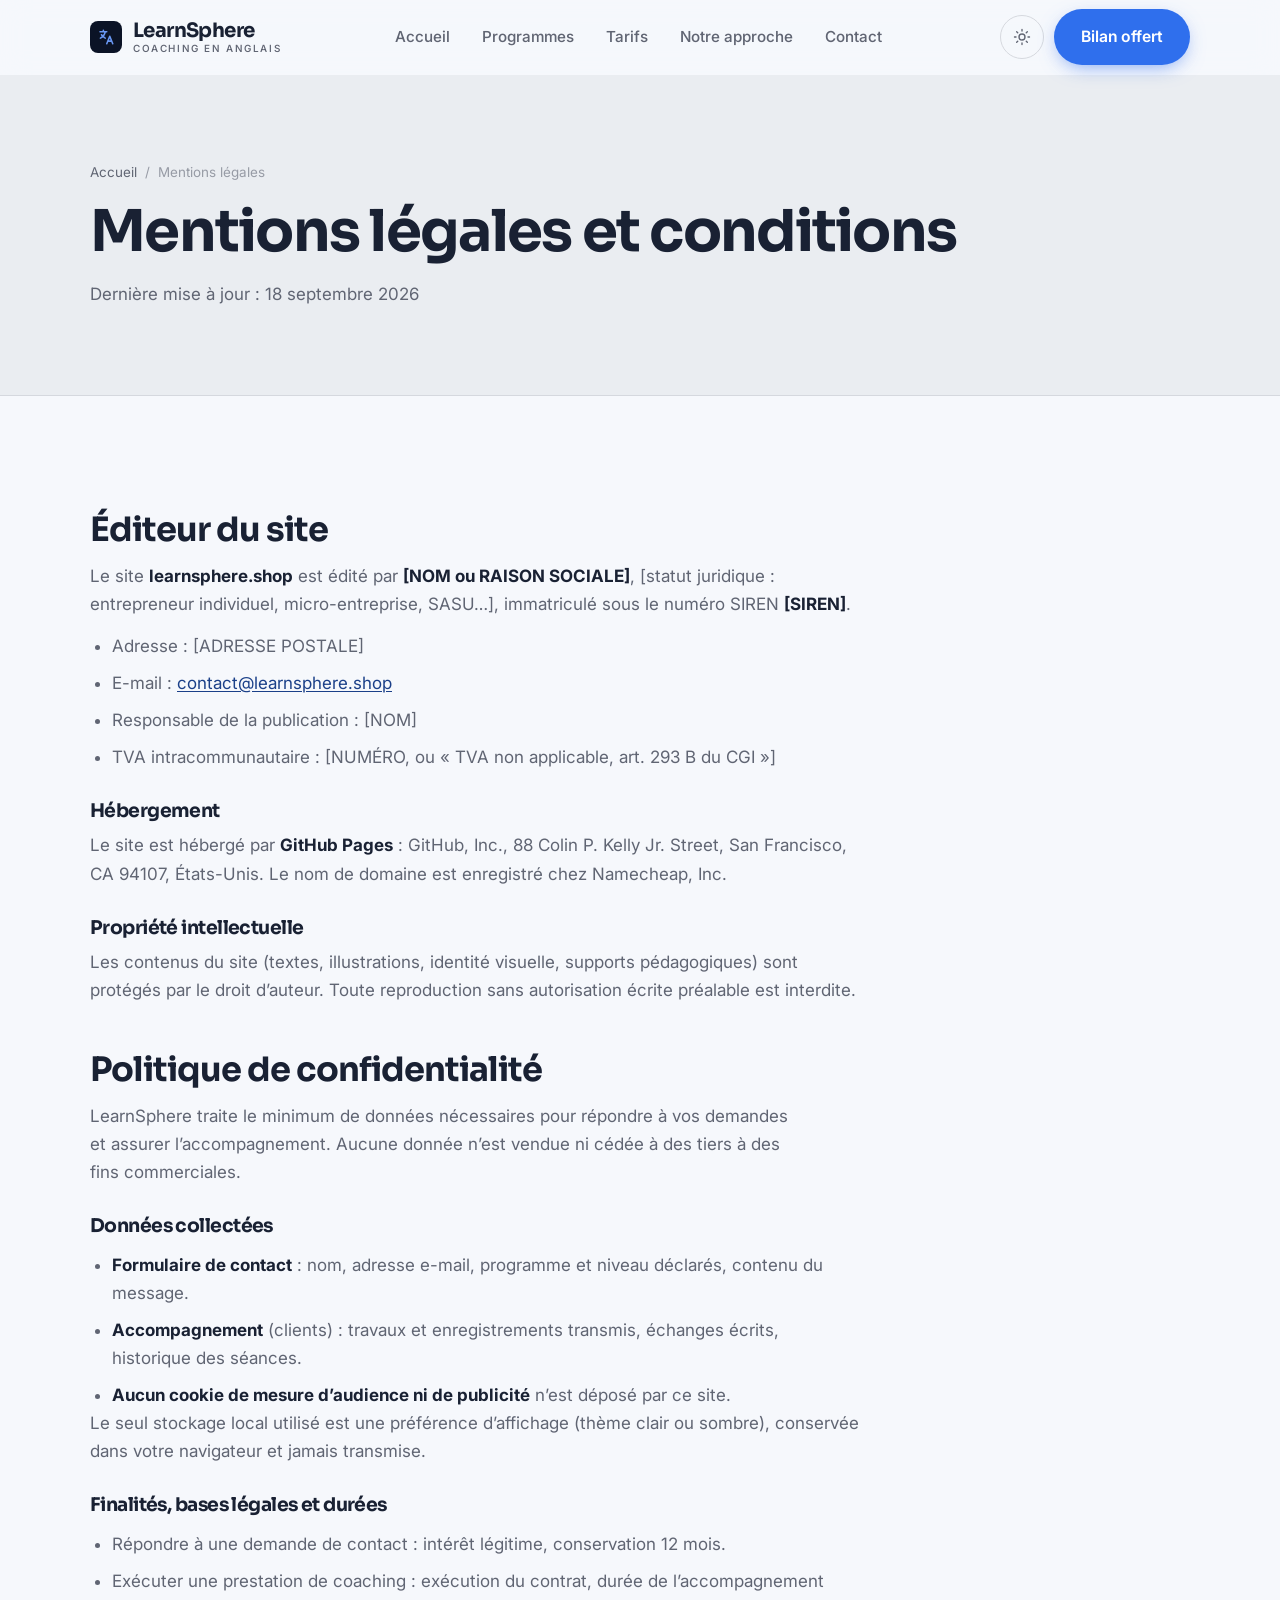
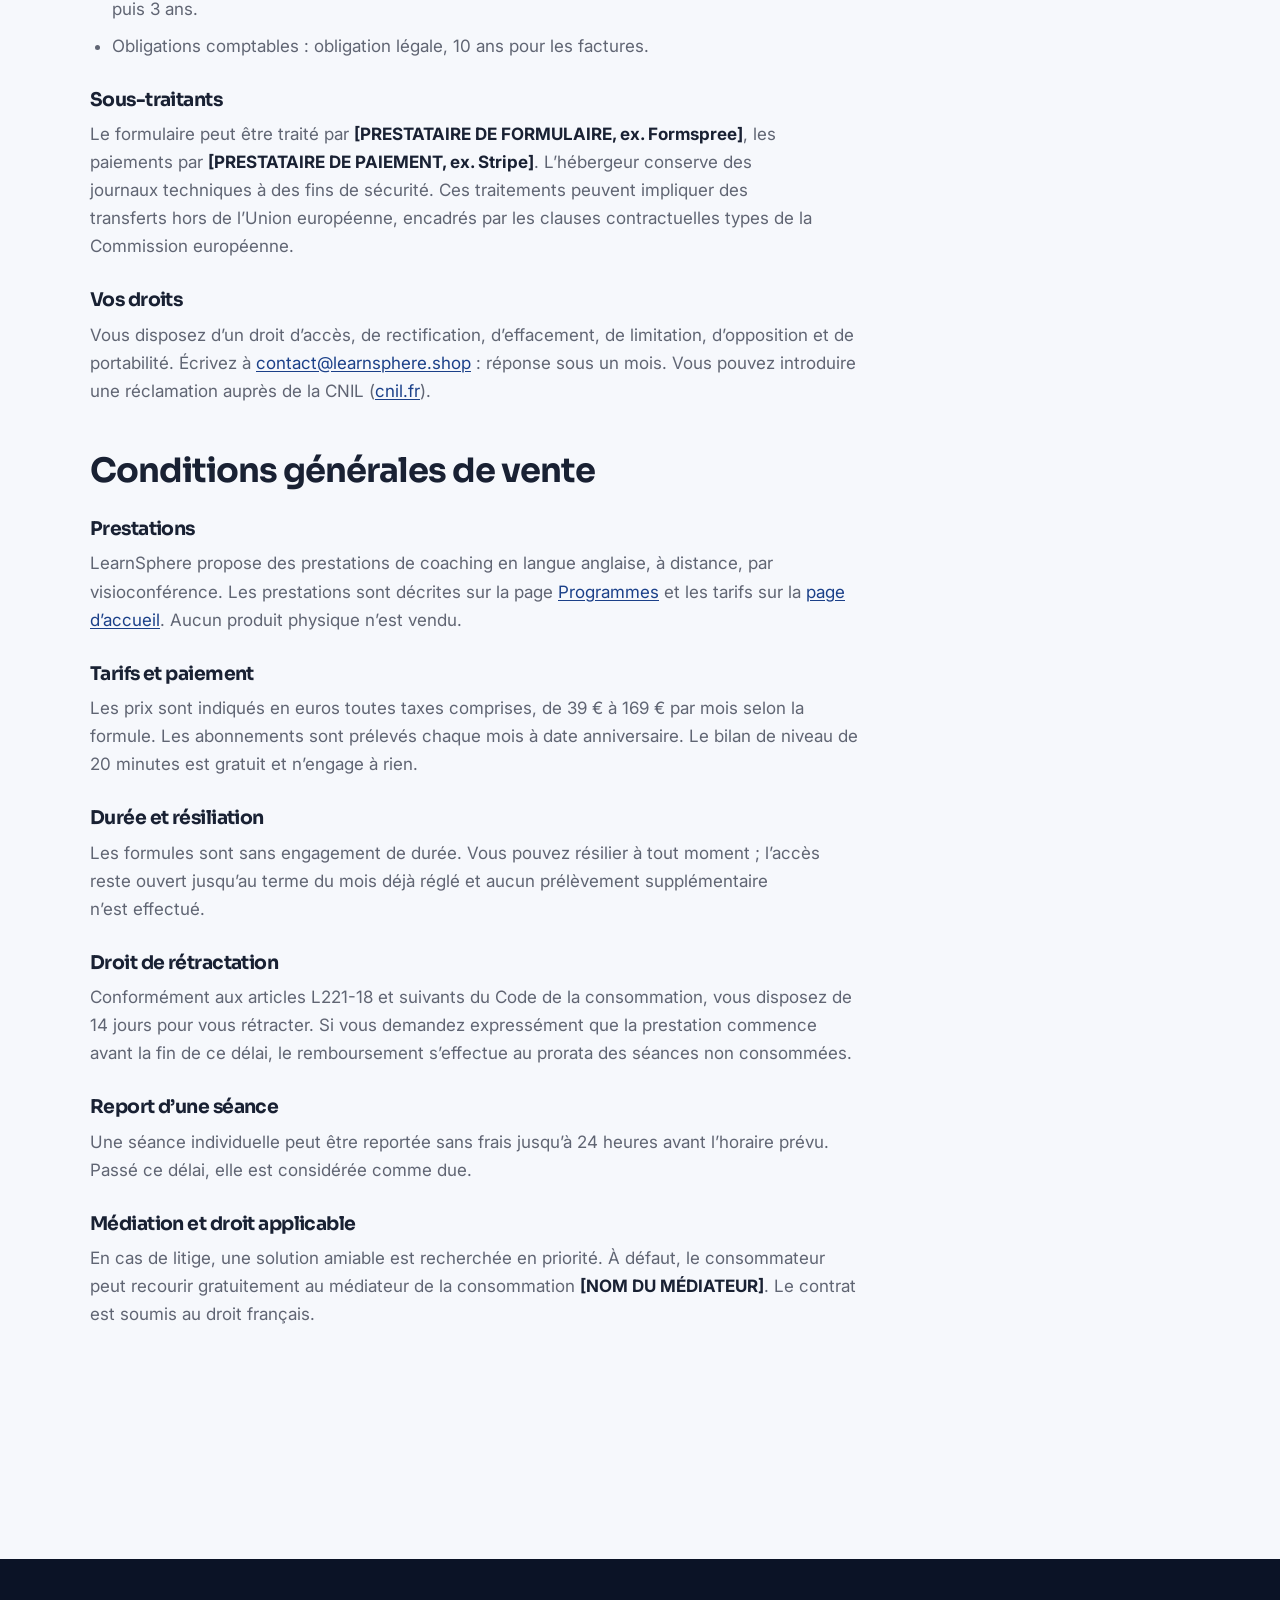
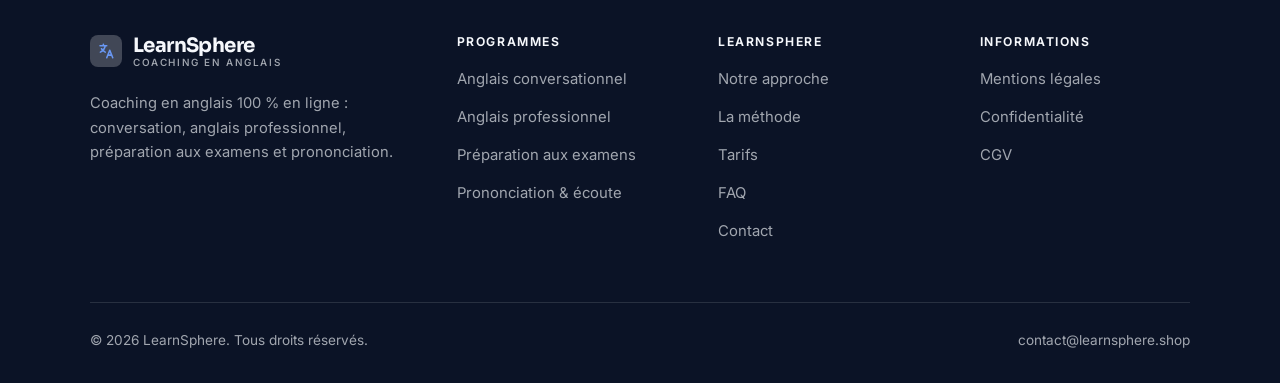
<file: mentions-legales.html>
<!DOCTYPE html>
<html lang="fr" class="no-js">
<head>
<meta charset="utf-8">
<meta name="viewport" content="width=device-width, initial-scale=1">
<title>Mentions légales, confidentialité et CGV — LearnSphere</title>
<meta name="description" content="Mentions légales, politique de confidentialité et conditions générales de vente de LearnSphere.">
<meta name="robots" content="noindex">

<meta property="og:type" content="website">
<meta property="og:url" content="https://learnsphere.shop/mentions-legales.html">
<meta property="og:site_name" content="LearnSphere">
<meta property="og:locale" content="fr_FR">
<meta property="og:title" content="Mentions légales, confidentialité et CGV — LearnSphere">
<meta property="og:description" content="Mentions légales, politique de confidentialité et conditions générales de vente de LearnSphere.">
<meta name="theme-color" content="#0b1326">

<link rel="icon" href="assets/img/favicon.svg" type="image/svg+xml">
<link rel="preconnect" href="https://fonts.googleapis.com">
<link rel="preconnect" href="https://fonts.gstatic.com" crossorigin>
<link rel="stylesheet" href="https://fonts.googleapis.com/css2?family=Sora:wght@400..800&family=Inter:wght@400..700&display=swap">
<link rel="stylesheet" href="assets/css/style.css">

<!-- Thème appliqué avant le premier rendu (évite le flash) -->
<script>
document.documentElement.classList.remove('no-js');
(function(){try{var t=localStorage.getItem('site-theme');if(t){document.documentElement.setAttribute('data-theme',t);}}catch(e){}})();
</script>
</head>

<body>
<a class="skip-link" href="#main">Aller au contenu principal</a>

<header class="site-header">
  <nav class="wrap nav" aria-label="Navigation principale">
    <a class="brand" href="index.html">
      <svg class="brand__mark" viewBox="0 0 64 64" aria-hidden="true">
        <rect class="bm-bg" width="64" height="64" rx="16"/>
        <g class="bm-ic" transform="translate(14 14) scale(1.5)" fill="none" stroke-width="2.1" stroke-linecap="round" stroke-linejoin="round"><path d="M4 5h9M8.5 3v2M11 5c-.8 4-3.4 7-6.5 8.5M6 9c1.2 2 3 3.5 5 4.5M13 21l4-10 4 10M14.5 17.5h5"/></g>
      </svg>
      <span>LearnSphere<span class="brand__sub">Coaching en anglais</span></span>
    </a>

    <ul class="nav__links" id="nav-links">
      <li><a href="index.html">Accueil</a></li>
      <li><a href="programmes.html">Programmes</a></li>
      <li><a href="index.html#tarifs">Tarifs</a></li>
      <li><a href="a-propos.html">Notre approche</a></li>
      <li><a href="contact.html">Contact</a></li>
      <li><a class="btn btn--primary" href="contact.html">Bilan offert</a></li>
    </ul>

    <div class="nav__cta">
      <button class="theme-toggle" type="button" aria-label="Passer en thème sombre">
        <svg class="icon-sun" viewBox="0 0 24 24" fill="none" stroke="currentColor" stroke-width="1.8" stroke-linecap="round" aria-hidden="true"><circle cx="12" cy="12" r="4"/><path d="M12 2v2m0 16v2M2 12h2m16 0h2M4.9 4.9l1.4 1.4m11.4 11.4 1.4 1.4M19.1 4.9l-1.4 1.4M6.3 17.7l-1.4 1.4"/></svg>
        <svg class="icon-moon" viewBox="0 0 24 24" fill="none" stroke="currentColor" stroke-width="1.8" stroke-linecap="round" stroke-linejoin="round" aria-hidden="true"><path d="M21 12.8A9 9 0 1 1 11.2 3a7 7 0 0 0 9.8 9.8z"/></svg>
      </button>
      <a class="btn btn--primary" href="contact.html">Bilan offert</a>
      <button class="nav__toggle" type="button" aria-expanded="false" aria-controls="nav-links" aria-label="Ouvrir le menu">
        <svg class="icon-open" viewBox="0 0 24 24" fill="none" stroke="currentColor" stroke-width="2" stroke-linecap="round" aria-hidden="true"><path d="M3 6h18M3 12h18M3 18h18"/></svg>
        <svg class="icon-close" viewBox="0 0 24 24" fill="none" stroke="currentColor" stroke-width="2" stroke-linecap="round" aria-hidden="true"><path d="M6 6l12 12M18 6L6 18"/></svg>
      </button>
    </div>
  </nav>
</header>

<main id="main">

<section class="page-head">
  <div class="wrap">
    <nav class="breadcrumb" aria-label="Fil d'Ariane">
      <a href="index.html">Accueil</a><span>/</span><span aria-current="page">Mentions légales</span>
    </nav>
    <h1>Mentions légales et conditions</h1>
    <p>Dernière mise à jour : <time datetime="2026-09-18">18 septembre 2026</time></p>
  </div>
</section>

<section class="section wrap">
  <div class="prose">

    <!--
      À COMPLÉTER : ce document est un squelette, pas un conseil juridique.
      Remplacez chaque [CROCHET] par vos informations réelles. En France,
      l'identité de l'éditeur est obligatoire (art. 6-III LCEN).
    -->

    <h2 id="editeur">Éditeur du site</h2>
    <p>
      Le site <strong>learnsphere.shop</strong> est édité par <strong>[NOM ou RAISON SOCIALE]</strong>,
      [statut juridique : entrepreneur individuel, micro-entreprise, SASU…],
      immatriculé sous le numéro SIREN <strong>[SIREN]</strong>.
    </p>
    <ul>
      <li>Adresse : [ADRESSE POSTALE]</li>
      <li>E-mail : <a href="mailto:contact@learnsphere.shop">contact@learnsphere.shop</a></li>
      <li>Responsable de la publication : [NOM]</li>
      <li>TVA intracommunautaire : [NUMÉRO, ou « TVA non applicable, art. 293 B du CGI »]</li>
    </ul>

    <h3>Hébergement</h3>
    <p>
      Le site est hébergé par <strong>GitHub Pages</strong> : GitHub, Inc., 88 Colin P. Kelly Jr. Street,
      San Francisco, CA 94107, États-Unis. Le nom de domaine est enregistré chez Namecheap, Inc.
    </p>

    <h3>Propriété intellectuelle</h3>
    <p>
      Les contenus du site (textes, illustrations, identité visuelle, supports pédagogiques) sont
      protégés par le droit d’auteur. Toute reproduction sans autorisation écrite préalable est interdite.
    </p>

    <h2 id="confidentialite">Politique de confidentialité</h2>
    <p>
      LearnSphere traite le minimum de données nécessaires pour répondre à vos demandes et assurer
      l’accompagnement. Aucune donnée n’est vendue ni cédée à des tiers à des fins commerciales.
    </p>
    <h3>Données collectées</h3>
    <ul>
      <li><strong>Formulaire de contact</strong> : nom, adresse e-mail, programme et niveau déclarés, contenu du message.</li>
      <li><strong>Accompagnement</strong> (clients) : travaux et enregistrements transmis, échanges écrits, historique des séances.</li>
      <li><strong>Aucun cookie de mesure d’audience ni de publicité</strong> n’est déposé par ce site.</li>
    </ul>
    <p>
      Le seul stockage local utilisé est une préférence d’affichage (thème clair ou sombre), conservée
      dans votre navigateur et jamais transmise.
    </p>
    <h3>Finalités, bases légales et durées</h3>
    <ul>
      <li>Répondre à une demande de contact : intérêt légitime, conservation 12 mois.</li>
      <li>Exécuter une prestation de coaching : exécution du contrat, durée de l’accompagnement puis 3 ans.</li>
      <li>Obligations comptables : obligation légale, 10 ans pour les factures.</li>
    </ul>
    <h3>Sous-traitants</h3>
    <p>
      Le formulaire peut être traité par <strong>[PRESTATAIRE DE FORMULAIRE, ex. Formspree]</strong>, les paiements
      par <strong>[PRESTATAIRE DE PAIEMENT, ex. Stripe]</strong>. L’hébergeur conserve des journaux techniques à des
      fins de sécurité. Ces traitements peuvent impliquer des transferts hors de l’Union européenne, encadrés par
      les clauses contractuelles types de la Commission européenne.
    </p>
    <h3>Vos droits</h3>
    <p>
      Vous disposez d’un droit d’accès, de rectification, d’effacement, de limitation, d’opposition et de
      portabilité. Écrivez à <a href="mailto:contact@learnsphere.shop">contact@learnsphere.shop</a> : réponse sous un mois. Vous pouvez
      introduire une réclamation auprès de la CNIL (<a href="https://www.cnil.fr" rel="noopener" target="_blank">cnil.fr</a>).
    </p>

    <h2 id="cgv">Conditions générales de vente</h2>
    <h3>Prestations</h3>
    <p>
      LearnSphere propose des prestations de coaching en langue anglaise, à distance, par visioconférence. Les prestations sont décrites sur la page
      <a href="programmes.html">Programmes</a> et les tarifs sur la <a href="index.html#tarifs">page d’accueil</a>.
      Aucun produit physique n’est vendu.
    </p>
    <h3>Tarifs et paiement</h3>
    <p>
      Les prix sont indiqués en euros toutes taxes comprises, de 39 € à 169 € par mois
      selon la formule. Les abonnements sont prélevés chaque mois à date anniversaire. Le bilan de niveau de 20 minutes est gratuit et n’engage à rien.
    </p>
    <h3>Durée et résiliation</h3>
    <p>
      Les formules sont sans engagement de durée. Vous pouvez résilier à tout moment ; l’accès reste ouvert
      jusqu’au terme du mois déjà réglé et aucun prélèvement supplémentaire n’est effectué.
    </p>
    <h3>Droit de rétractation</h3>
    <p>
      Conformément aux articles L221-18 et suivants du Code de la consommation, vous disposez de 14 jours pour
      vous rétracter. Si vous demandez expressément que la prestation commence avant la fin de ce délai, le
      remboursement s’effectue au prorata des séances non consommées.
    </p>
    <h3>Report d’une séance</h3>
    <p>
      Une séance individuelle peut être reportée sans frais jusqu’à 24 heures avant l’horaire prévu. Passé ce
      délai, elle est considérée comme due.
    </p>
    <h3>Médiation et droit applicable</h3>
    <p>
      En cas de litige, une solution amiable est recherchée en priorité. À défaut, le consommateur peut recourir
      gratuitement au médiateur de la consommation <strong>[NOM DU MÉDIATEUR]</strong>. Le contrat est soumis au droit français.
    </p>

  </div>
</section>

</main>

<footer class="site-footer">
  <div class="wrap">
    <div class="footer__grid">
      <div class="footer__brand">
        <a class="brand" href="index.html">
          <svg class="brand__mark" viewBox="0 0 64 64" aria-hidden="true">
        <rect class="bm-bg" width="64" height="64" rx="16"/>
        <g class="bm-ic" transform="translate(14 14) scale(1.5)" fill="none" stroke-width="2.1" stroke-linecap="round" stroke-linejoin="round"><path d="M4 5h9M8.5 3v2M11 5c-.8 4-3.4 7-6.5 8.5M6 9c1.2 2 3 3.5 5 4.5M13 21l4-10 4 10M14.5 17.5h5"/></g>
      </svg>
          <span>LearnSphere<span class="brand__sub">Coaching en anglais</span></span>
        </a>
        <p>Coaching en anglais 100 % en ligne : conversation, anglais professionnel, préparation aux examens et prononciation.</p>
      </div>

      <div class="footer__col">
        <h4>Programmes</h4>
        <ul>
          <li><a href="programmes.html#conversation">Anglais conversationnel</a></li>
          <li><a href="programmes.html#professionnel">Anglais professionnel</a></li>
          <li><a href="programmes.html#examens">Préparation aux examens</a></li>
          <li><a href="programmes.html#prononciation">Prononciation &amp; écoute</a></li>
        </ul>
      </div>

      <div class="footer__col">
        <h4>LearnSphere</h4>
        <ul>
          <li><a href="a-propos.html">Notre approche</a></li>
          <li><a href="index.html#methode">La méthode</a></li>
          <li><a href="index.html#tarifs">Tarifs</a></li>
          <li><a href="index.html#faq">FAQ</a></li>
          <li><a href="contact.html">Contact</a></li>
        </ul>
      </div>

      <div class="footer__col">
        <h4>Informations</h4>
        <ul>
          <li><a href="mentions-legales.html">Mentions légales</a></li>
          <li><a href="mentions-legales.html#confidentialite">Confidentialité</a></li>
          <li><a href="mentions-legales.html#cgv">CGV</a></li>
        </ul>
      </div>
    </div>

    <div class="footer__bottom">
      <p>© <span data-year>2026</span> LearnSphere. Tous droits réservés.</p>
      <p><a href="mailto:contact@learnsphere.shop">contact@learnsphere.shop</a></p>
    </div>
  </div>
</footer>

<script src="assets/js/main.js" defer></script>
</body>
</html>
</file>
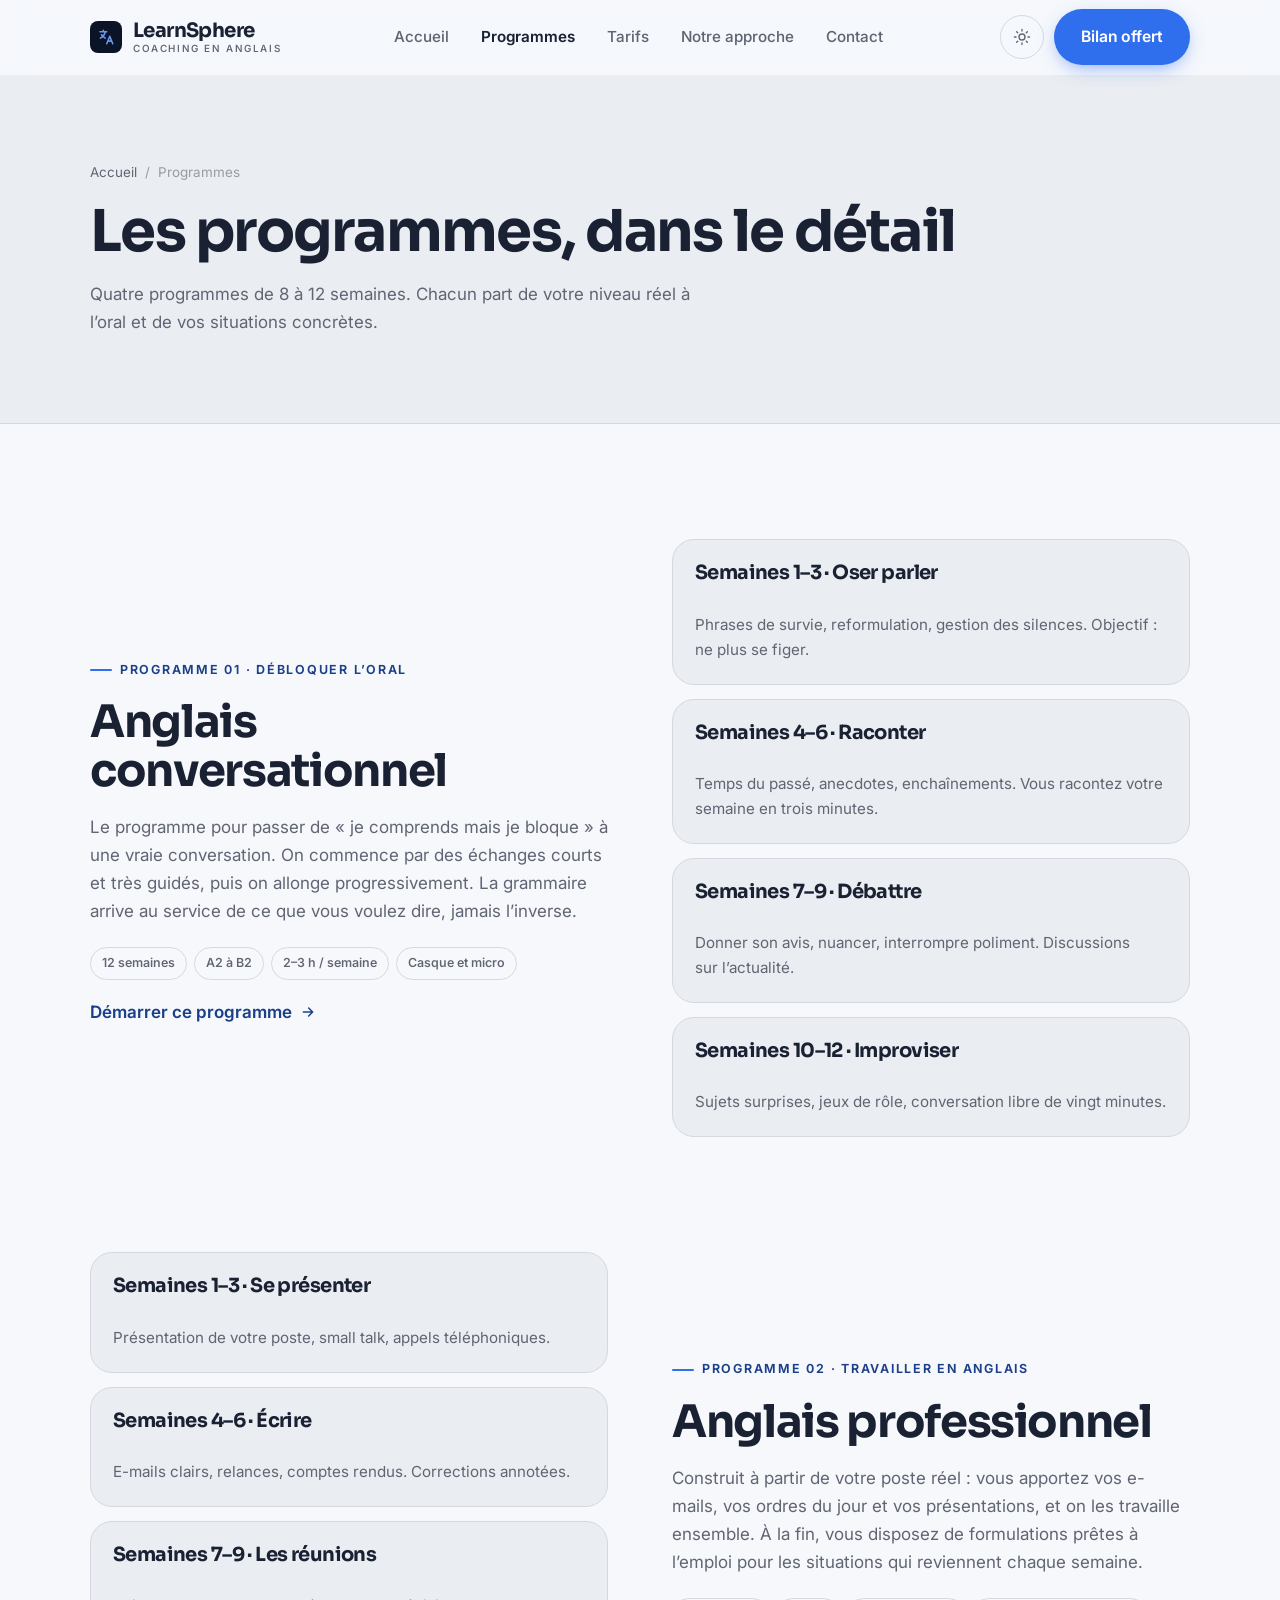
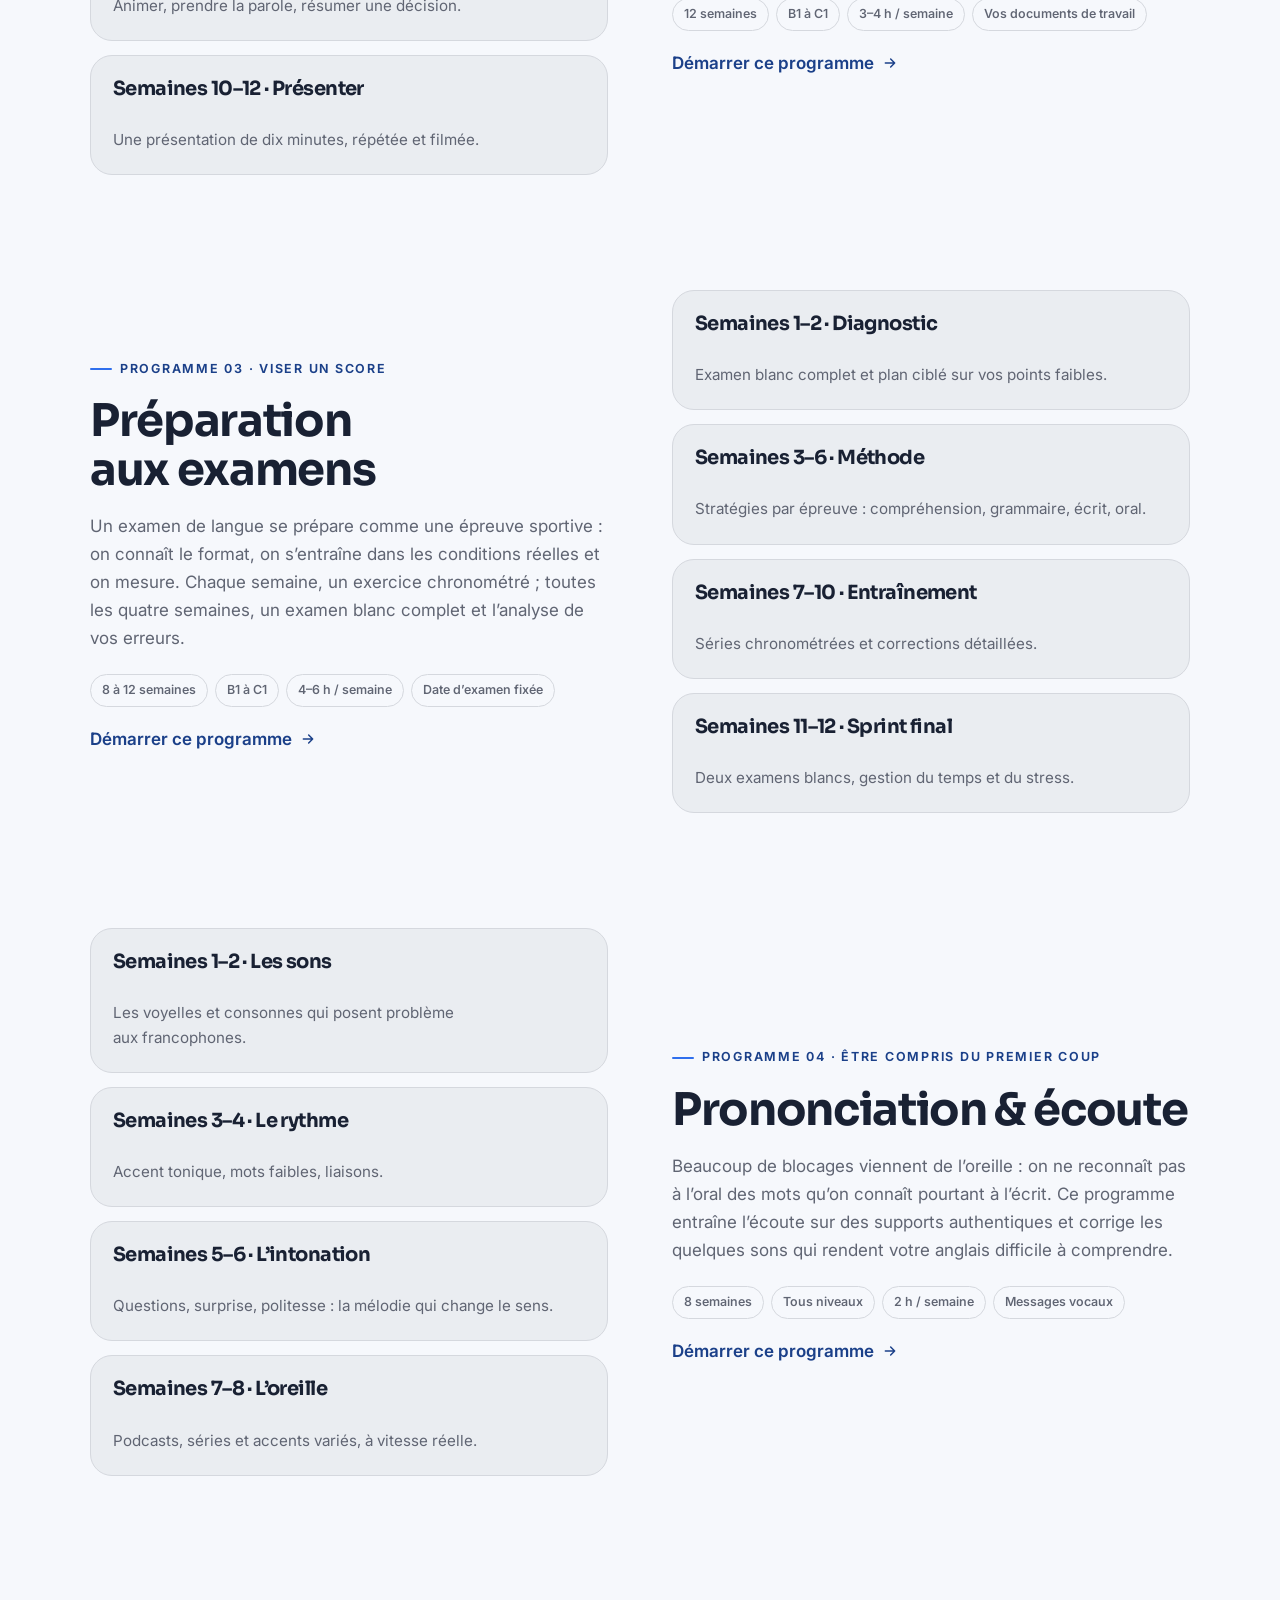
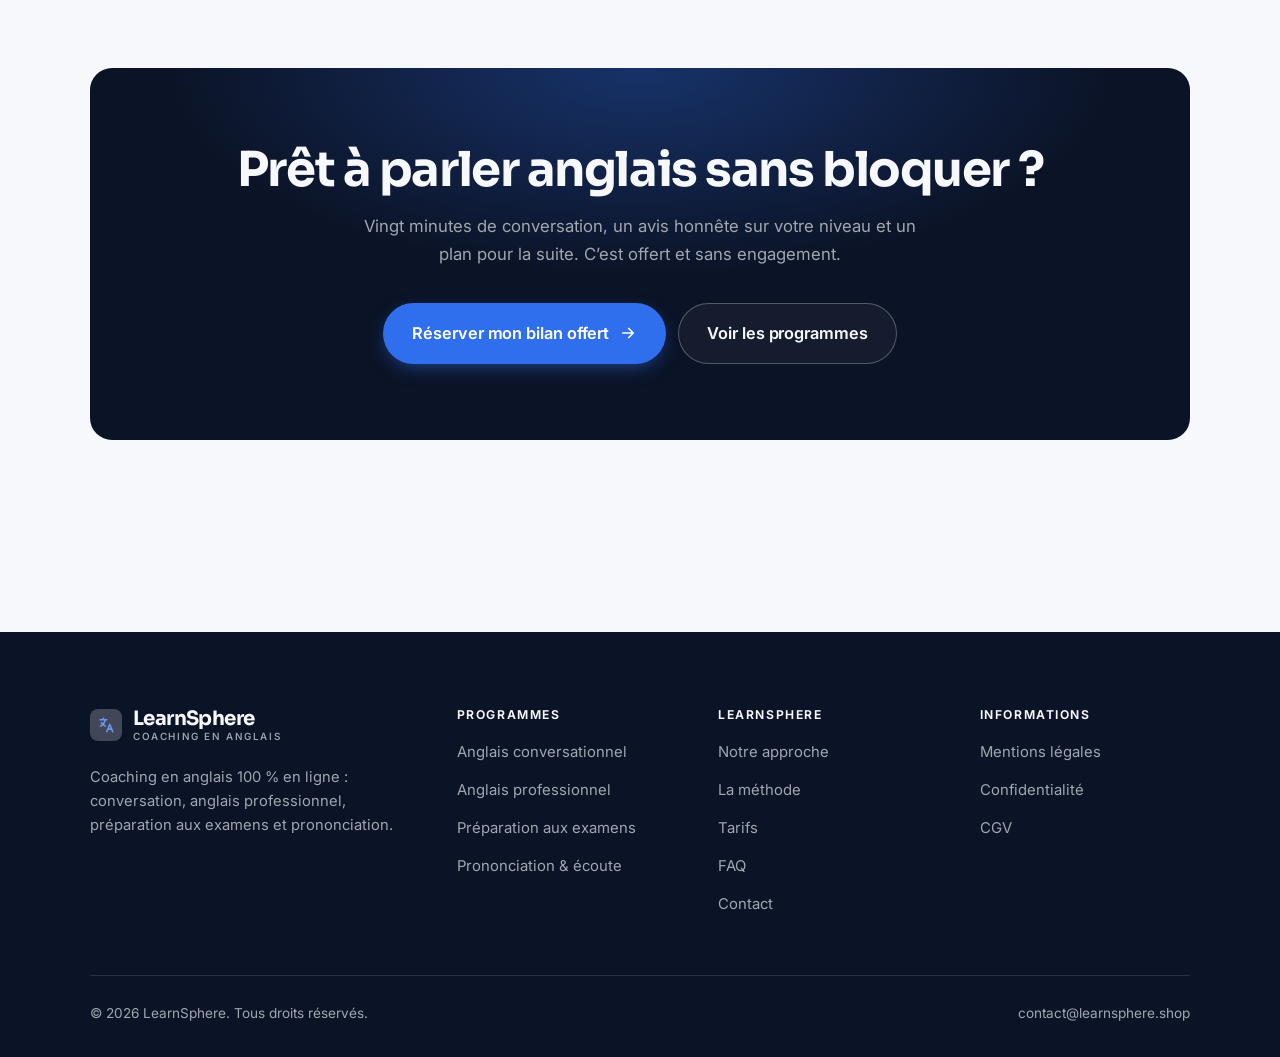
<file: programmes.html>
<!DOCTYPE html>
<html lang="fr" class="no-js">
<head>
<meta charset="utf-8">
<meta name="viewport" content="width=device-width, initial-scale=1">
<title>Programmes — LearnSphere</title>
<meta name="description" content="Programmes de coaching en anglais : conversation, anglais professionnel, préparation TOEIC et IELTS, prononciation. Contenu semaine par semaine.">
<link rel="canonical" href="https://learnsphere.shop/programmes.html">

<meta property="og:type" content="website">
<meta property="og:url" content="https://learnsphere.shop/programmes.html">
<meta property="og:site_name" content="LearnSphere">
<meta property="og:locale" content="fr_FR">
<meta property="og:title" content="Programmes — LearnSphere">
<meta property="og:description" content="Programmes de coaching en anglais : conversation, anglais professionnel, préparation TOEIC et IELTS, prononciation. Contenu semaine par semaine.">
<meta name="theme-color" content="#0b1326">

<link rel="icon" href="assets/img/favicon.svg" type="image/svg+xml">
<link rel="preconnect" href="https://fonts.googleapis.com">
<link rel="preconnect" href="https://fonts.gstatic.com" crossorigin>
<link rel="stylesheet" href="https://fonts.googleapis.com/css2?family=Sora:wght@400..800&family=Inter:wght@400..700&display=swap">
<link rel="stylesheet" href="assets/css/style.css">

<!-- Thème appliqué avant le premier rendu (évite le flash) -->
<script>
document.documentElement.classList.remove('no-js');
(function(){try{var t=localStorage.getItem('site-theme');if(t){document.documentElement.setAttribute('data-theme',t);}}catch(e){}})();
</script>
</head>

<body>
<a class="skip-link" href="#main">Aller au contenu principal</a>

<header class="site-header">
  <nav class="wrap nav" aria-label="Navigation principale">
    <a class="brand" href="index.html">
      <svg class="brand__mark" viewBox="0 0 64 64" aria-hidden="true">
        <rect class="bm-bg" width="64" height="64" rx="16"/>
        <g class="bm-ic" transform="translate(14 14) scale(1.5)" fill="none" stroke-width="2.1" stroke-linecap="round" stroke-linejoin="round"><path d="M4 5h9M8.5 3v2M11 5c-.8 4-3.4 7-6.5 8.5M6 9c1.2 2 3 3.5 5 4.5M13 21l4-10 4 10M14.5 17.5h5"/></g>
      </svg>
      <span>LearnSphere<span class="brand__sub">Coaching en anglais</span></span>
    </a>

    <ul class="nav__links" id="nav-links">
      <li><a href="index.html">Accueil</a></li>
      <li><a href="programmes.html" aria-current="page">Programmes</a></li>
      <li><a href="index.html#tarifs">Tarifs</a></li>
      <li><a href="a-propos.html">Notre approche</a></li>
      <li><a href="contact.html">Contact</a></li>
      <li><a class="btn btn--primary" href="contact.html">Bilan offert</a></li>
    </ul>

    <div class="nav__cta">
      <button class="theme-toggle" type="button" aria-label="Passer en thème sombre">
        <svg class="icon-sun" viewBox="0 0 24 24" fill="none" stroke="currentColor" stroke-width="1.8" stroke-linecap="round" aria-hidden="true"><circle cx="12" cy="12" r="4"/><path d="M12 2v2m0 16v2M2 12h2m16 0h2M4.9 4.9l1.4 1.4m11.4 11.4 1.4 1.4M19.1 4.9l-1.4 1.4M6.3 17.7l-1.4 1.4"/></svg>
        <svg class="icon-moon" viewBox="0 0 24 24" fill="none" stroke="currentColor" stroke-width="1.8" stroke-linecap="round" stroke-linejoin="round" aria-hidden="true"><path d="M21 12.8A9 9 0 1 1 11.2 3a7 7 0 0 0 9.8 9.8z"/></svg>
      </button>
      <a class="btn btn--primary" href="contact.html">Bilan offert</a>
      <button class="nav__toggle" type="button" aria-expanded="false" aria-controls="nav-links" aria-label="Ouvrir le menu">
        <svg class="icon-open" viewBox="0 0 24 24" fill="none" stroke="currentColor" stroke-width="2" stroke-linecap="round" aria-hidden="true"><path d="M3 6h18M3 12h18M3 18h18"/></svg>
        <svg class="icon-close" viewBox="0 0 24 24" fill="none" stroke="currentColor" stroke-width="2" stroke-linecap="round" aria-hidden="true"><path d="M6 6l12 12M18 6L6 18"/></svg>
      </button>
    </div>
  </nav>
</header>

<main id="main">

<section class="page-head">
  <div class="wrap">
    <nav class="breadcrumb" aria-label="Fil d’Ariane">
      <a href="index.html">Accueil</a><span>/</span><span aria-current="page">Programmes</span>
    </nav>
    <h1>Les programmes, dans le détail</h1>
    <p>Quatre programmes de 8 à 12 semaines. Chacun part de votre niveau réel à l’oral et de vos situations concrètes.</p>
  </div>
</section>

<section class="section wrap" id="conversation">
  <div class="split reveal">
    <div>
      <span class="eyebrow">Programme 01 · Débloquer l’oral</span>
      <h2>Anglais conversationnel</h2>
      <p>Le programme pour passer de « je comprends mais je bloque » à une vraie conversation. On commence par des échanges courts et très guidés, puis on allonge progressivement. La grammaire arrive au service de ce que vous voulez dire, jamais l’inverse.</p>
      <ul class="tags"><li>12 semaines</li><li>A2 à B2</li><li>2–3 h / semaine</li><li>Casque et micro</li></ul>
      <p><a class="arrow-link" href="contact.html">Démarrer ce programme <svg viewBox="0 0 24 24" fill="none" stroke="currentColor" stroke-width="2.2" stroke-linecap="round" stroke-linejoin="round" aria-hidden="true"><path d="M5 12h14M13 6l6 6-6 6"/></svg></a></p>
    </div>
    <div class="grid grid--2 grid--tight">
      <article class="card card--sm">
        <h3>Semaines 1–3 · Oser parler</h3>
        <p>Phrases de survie, reformulation, gestion des silences. Objectif : ne plus se figer.</p>
      </article>
      <article class="card card--sm">
        <h3>Semaines 4–6 · Raconter</h3>
        <p>Temps du passé, anecdotes, enchaînements. Vous racontez votre semaine en trois minutes.</p>
      </article>
      <article class="card card--sm">
        <h3>Semaines 7–9 · Débattre</h3>
        <p>Donner son avis, nuancer, interrompre poliment. Discussions sur l’actualité.</p>
      </article>
      <article class="card card--sm">
        <h3>Semaines 10–12 · Improviser</h3>
        <p>Sujets surprises, jeux de rôle, conversation libre de vingt minutes.</p>
      </article>
    </div>
  </div>
</section>

<section class="section section--flush wrap" id="professionnel">
  <div class="split reveal">
    <div class="grid grid--2 grid--tight">
      <article class="card card--sm">
        <h3>Semaines 1–3 · Se présenter</h3>
        <p>Présentation de votre poste, small talk, appels téléphoniques.</p>
      </article>
      <article class="card card--sm">
        <h3>Semaines 4–6 · Écrire</h3>
        <p>E-mails clairs, relances, comptes rendus. Corrections annotées.</p>
      </article>
      <article class="card card--sm">
        <h3>Semaines 7–9 · Les réunions</h3>
        <p>Animer, prendre la parole, résumer une décision.</p>
      </article>
      <article class="card card--sm">
        <h3>Semaines 10–12 · Présenter</h3>
        <p>Une présentation de dix minutes, répétée et filmée.</p>
      </article>
    </div>
    <div>
      <span class="eyebrow">Programme 02 · Travailler en anglais</span>
      <h2>Anglais professionnel</h2>
      <p>Construit à partir de votre poste réel : vous apportez vos e-mails, vos ordres du jour et vos présentations, et on les travaille ensemble. À la fin, vous disposez de formulations prêtes à l’emploi pour les situations qui reviennent chaque semaine.</p>
      <ul class="tags"><li>12 semaines</li><li>B1 à C1</li><li>3–4 h / semaine</li><li>Vos documents de travail</li></ul>
      <p><a class="arrow-link" href="contact.html">Démarrer ce programme <svg viewBox="0 0 24 24" fill="none" stroke="currentColor" stroke-width="2.2" stroke-linecap="round" stroke-linejoin="round" aria-hidden="true"><path d="M5 12h14M13 6l6 6-6 6"/></svg></a></p>
    </div>
  </div>
</section>

<section class="section section--flush wrap" id="examens">
  <div class="split reveal">
    <div>
      <span class="eyebrow">Programme 03 · Viser un score</span>
      <h2>Préparation aux examens</h2>
      <p>Un examen de langue se prépare comme une épreuve sportive : on connaît le format, on s’entraîne dans les conditions réelles et on mesure. Chaque semaine, un exercice chronométré ; toutes les quatre semaines, un examen blanc complet et l’analyse de vos erreurs.</p>
      <ul class="tags"><li>8 à 12 semaines</li><li>B1 à C1</li><li>4–6 h / semaine</li><li>Date d’examen fixée</li></ul>
      <p><a class="arrow-link" href="contact.html">Démarrer ce programme <svg viewBox="0 0 24 24" fill="none" stroke="currentColor" stroke-width="2.2" stroke-linecap="round" stroke-linejoin="round" aria-hidden="true"><path d="M5 12h14M13 6l6 6-6 6"/></svg></a></p>
    </div>
    <div class="grid grid--2 grid--tight">
      <article class="card card--sm">
        <h3>Semaines 1–2 · Diagnostic</h3>
        <p>Examen blanc complet et plan ciblé sur vos points faibles.</p>
      </article>
      <article class="card card--sm">
        <h3>Semaines 3–6 · Méthode</h3>
        <p>Stratégies par épreuve : compréhension, grammaire, écrit, oral.</p>
      </article>
      <article class="card card--sm">
        <h3>Semaines 7–10 · Entraînement</h3>
        <p>Séries chronométrées et corrections détaillées.</p>
      </article>
      <article class="card card--sm">
        <h3>Semaines 11–12 · Sprint final</h3>
        <p>Deux examens blancs, gestion du temps et du stress.</p>
      </article>
    </div>
  </div>
</section>

<section class="section section--flush wrap" id="prononciation">
  <div class="split reveal">
    <div class="grid grid--2 grid--tight">
      <article class="card card--sm">
        <h3>Semaines 1–2 · Les sons</h3>
        <p>Les voyelles et consonnes qui posent problème aux francophones.</p>
      </article>
      <article class="card card--sm">
        <h3>Semaines 3–4 · Le rythme</h3>
        <p>Accent tonique, mots faibles, liaisons.</p>
      </article>
      <article class="card card--sm">
        <h3>Semaines 5–6 · L’intonation</h3>
        <p>Questions, surprise, politesse : la mélodie qui change le sens.</p>
      </article>
      <article class="card card--sm">
        <h3>Semaines 7–8 · L’oreille</h3>
        <p>Podcasts, séries et accents variés, à vitesse réelle.</p>
      </article>
    </div>
    <div>
      <span class="eyebrow">Programme 04 · Être compris du premier coup</span>
      <h2>Prononciation &amp; écoute</h2>
      <p>Beaucoup de blocages viennent de l’oreille : on ne reconnaît pas à l’oral des mots qu’on connaît pourtant à l’écrit. Ce programme entraîne l’écoute sur des supports authentiques et corrige les quelques sons qui rendent votre anglais difficile à comprendre.</p>
      <ul class="tags"><li>8 semaines</li><li>Tous niveaux</li><li>2 h / semaine</li><li>Messages vocaux</li></ul>
      <p><a class="arrow-link" href="contact.html">Démarrer ce programme <svg viewBox="0 0 24 24" fill="none" stroke="currentColor" stroke-width="2.2" stroke-linecap="round" stroke-linejoin="round" aria-hidden="true"><path d="M5 12h14M13 6l6 6-6 6"/></svg></a></p>
    </div>
  </div>
</section>

<section class="wrap section--tight">
  <div class="cta-band reveal">
    <h2>Prêt à parler anglais sans bloquer ?</h2>
    <p>Vingt minutes de conversation, un avis honnête sur votre niveau et un plan pour la suite. C’est offert et sans engagement.</p>
    <div class="hero__actions">
      <a class="btn btn--primary btn--lg" href="contact.html">Réserver mon bilan offert <svg viewBox="0 0 24 24" fill="none" stroke="currentColor" stroke-width="2.2" stroke-linecap="round" stroke-linejoin="round" aria-hidden="true"><path d="M5 12h14M13 6l6 6-6 6"/></svg></a>
      <a class="btn btn--on-dark btn--lg" href="programmes.html">Voir les programmes</a>
    </div>
  </div>
</section>

</main>

<footer class="site-footer">
  <div class="wrap">
    <div class="footer__grid">
      <div class="footer__brand">
        <a class="brand" href="index.html">
          <svg class="brand__mark" viewBox="0 0 64 64" aria-hidden="true">
        <rect class="bm-bg" width="64" height="64" rx="16"/>
        <g class="bm-ic" transform="translate(14 14) scale(1.5)" fill="none" stroke-width="2.1" stroke-linecap="round" stroke-linejoin="round"><path d="M4 5h9M8.5 3v2M11 5c-.8 4-3.4 7-6.5 8.5M6 9c1.2 2 3 3.5 5 4.5M13 21l4-10 4 10M14.5 17.5h5"/></g>
      </svg>
          <span>LearnSphere<span class="brand__sub">Coaching en anglais</span></span>
        </a>
        <p>Coaching en anglais 100 % en ligne : conversation, anglais professionnel, préparation aux examens et prononciation.</p>
      </div>

      <div class="footer__col">
        <h4>Programmes</h4>
        <ul>
          <li><a href="programmes.html#conversation">Anglais conversationnel</a></li>
          <li><a href="programmes.html#professionnel">Anglais professionnel</a></li>
          <li><a href="programmes.html#examens">Préparation aux examens</a></li>
          <li><a href="programmes.html#prononciation">Prononciation &amp; écoute</a></li>
        </ul>
      </div>

      <div class="footer__col">
        <h4>LearnSphere</h4>
        <ul>
          <li><a href="a-propos.html">Notre approche</a></li>
          <li><a href="index.html#methode">La méthode</a></li>
          <li><a href="index.html#tarifs">Tarifs</a></li>
          <li><a href="index.html#faq">FAQ</a></li>
          <li><a href="contact.html">Contact</a></li>
        </ul>
      </div>

      <div class="footer__col">
        <h4>Informations</h4>
        <ul>
          <li><a href="mentions-legales.html">Mentions légales</a></li>
          <li><a href="mentions-legales.html#confidentialite">Confidentialité</a></li>
          <li><a href="mentions-legales.html#cgv">CGV</a></li>
        </ul>
      </div>
    </div>

    <div class="footer__bottom">
      <p>© <span data-year>2026</span> LearnSphere. Tous droits réservés.</p>
      <p><a href="mailto:contact@learnsphere.shop">contact@learnsphere.shop</a></p>
    </div>
  </div>
</footer>

<script src="assets/js/main.js" defer></script>
</body>
</html>
</file>
<file: assets/css/style.css>
/* LearnSphere — couleurs et polices de la marque.
   Modifier ces valeurs suffit à changer l'identité visuelle de tout le site. */
:root {
  --c-accent:    #2f6fed;
  --c-on-accent: #ffffff;
  --c-ink:       #0b1326;
  --c-paper:     #f6f8fc;

  --accent-ink-light: color-mix(in srgb, var(--c-accent) 58%, black);
  --accent-on-dark:   color-mix(in srgb, var(--c-accent) 72%, white);

  --font-display: "Sora", system-ui, -apple-system, "Segoe UI", sans-serif;
  --font-body: "Inter", system-ui, -apple-system, "Segoe UI", sans-serif;
  --display-weight: 700;
  --display-tracking: -.03em;
}

/* ==========================================================================
   Feuille de style commune aux sites de coaching
   Les couleurs de marque (--c-accent, --c-on-accent, --c-ink, --c-paper) et
   les polices sont définies juste au-dessus, par site. Tout le reste en dérive.
   ========================================================================== */

/* --------------------------------------------------------------------------
   1. Tokens dérivés
   -------------------------------------------------------------------------- */

:root {
  /* Thème clair */
  --paper:      var(--c-paper);
  --paper-2:    color-mix(in srgb, var(--c-paper) 95%, var(--c-ink));
  --paper-3:    color-mix(in srgb, var(--c-paper) 89%, var(--c-ink));
  --line:       color-mix(in srgb, var(--c-paper) 86%, var(--c-ink));
  --text:       color-mix(in srgb, var(--c-ink) 94%, var(--c-paper));
  --muted:      color-mix(in srgb, var(--c-ink) 64%, var(--c-paper));
  --accent:     var(--c-accent);
  --accent-600: color-mix(in srgb, var(--c-accent) 86%, black);
  --accent-ink: var(--accent-ink-light);
  --on-accent:  var(--c-on-accent);
  --ink:        var(--c-ink);
  --ink-soft:   color-mix(in srgb, var(--c-ink) 90%, white);
  --on-ink:     var(--c-paper);
  --on-ink-mut: color-mix(in srgb, var(--c-paper) 64%, var(--c-ink));
  --brand-bg:   var(--c-ink);

  /* Rayons */
  --r-sm: 8px;
  --r-md: 14px;
  --r-lg: 22px;
  --r-full: 999px;

  /* Ombres */
  --sh-1: 0 1px 2px rgba(0, 0, 0, .05), 0 2px 8px rgba(0, 0, 0, .04);
  --sh-2: 0 2px 4px rgba(0, 0, 0, .05), 0 12px 32px rgba(0, 0, 0, .09);
  --sh-3: 0 4px 8px rgba(0, 0, 0, .06), 0 24px 56px rgba(0, 0, 0, .14);

  /* Rythme */
  --gutter: clamp(16px, 4vw, 40px);
  --maxw: 1180px;
  --section-y: clamp(64px, 9vw, 124px);

  --ease: cubic-bezier(.22, .61, .36, 1);
}

/* Thème sombre — suit le système, sauf si l'utilisateur a choisi « clair » */
@media (prefers-color-scheme: dark) {
  :root:not([data-theme="light"]) {
    --paper:      var(--c-ink);
    --paper-2:    color-mix(in srgb, var(--c-ink) 92%, white);
    --paper-3:    color-mix(in srgb, var(--c-ink) 86%, white);
    --line:       color-mix(in srgb, var(--c-ink) 80%, white);
    --text:       color-mix(in srgb, var(--c-paper) 94%, var(--c-ink));
    --muted:      color-mix(in srgb, var(--c-paper) 66%, var(--c-ink));
    --accent-ink: var(--accent-on-dark);
    --ink:        color-mix(in srgb, var(--c-ink) 72%, black);
    --brand-bg:   color-mix(in srgb, var(--c-ink) 80%, white);
    --sh-1: 0 1px 2px rgba(0, 0, 0, .4), 0 2px 8px rgba(0, 0, 0, .3);
    --sh-2: 0 2px 4px rgba(0, 0, 0, .4), 0 12px 32px rgba(0, 0, 0, .45);
    --sh-3: 0 4px 8px rgba(0, 0, 0, .45), 0 24px 56px rgba(0, 0, 0, .55);
  }
}

/* Thème sombre — choix explicite */
:root[data-theme="dark"] {
  --paper:      var(--c-ink);
  --paper-2:    color-mix(in srgb, var(--c-ink) 92%, white);
  --paper-3:    color-mix(in srgb, var(--c-ink) 86%, white);
  --line:       color-mix(in srgb, var(--c-ink) 80%, white);
  --text:       color-mix(in srgb, var(--c-paper) 94%, var(--c-ink));
  --muted:      color-mix(in srgb, var(--c-paper) 66%, var(--c-ink));
  --accent-ink: var(--accent-on-dark);
  --ink:        color-mix(in srgb, var(--c-ink) 72%, black);
  --brand-bg:   color-mix(in srgb, var(--c-ink) 80%, white);
  --sh-1: 0 1px 2px rgba(0, 0, 0, .4), 0 2px 8px rgba(0, 0, 0, .3);
  --sh-2: 0 2px 4px rgba(0, 0, 0, .4), 0 12px 32px rgba(0, 0, 0, .45);
  --sh-3: 0 4px 8px rgba(0, 0, 0, .45), 0 24px 56px rgba(0, 0, 0, .55);
}

/* --------------------------------------------------------------------------
   2. Reset / base
   -------------------------------------------------------------------------- */

*, *::before, *::after { box-sizing: border-box; }

* { margin: 0; }

html {
  -webkit-text-size-adjust: 100%;
  scroll-behavior: smooth;
  scroll-padding-top: 88px;
}

body {
  background: var(--paper);
  color: var(--text);
  font-family: var(--font-body);
  font-size: 17px;
  line-height: 1.65;
  -webkit-font-smoothing: antialiased;
  text-rendering: optimizeLegibility;
  overflow-x: hidden;
}

img, svg, video { display: block; max-width: 100%; height: auto; }

a { color: inherit; text-decoration: none; }

button, input, textarea, select { font: inherit; color: inherit; }

h1, h2, h3, h4 {
  font-family: var(--font-display);
  font-weight: var(--display-weight);
  line-height: 1.08;
  letter-spacing: var(--display-tracking);
  text-wrap: balance;
}

p { text-wrap: pretty; }

:focus-visible {
  outline: 3px solid var(--accent);
  outline-offset: 3px;
  border-radius: 4px;
}

::selection { background: var(--accent); color: var(--on-accent); }

/* --------------------------------------------------------------------------
   3. Utilitaires de mise en page
   -------------------------------------------------------------------------- */

.wrap {
  width: 100%;
  max-width: var(--maxw);
  margin-inline: auto;
  padding-inline: var(--gutter);
}

.section { padding-block: var(--section-y); }
.section--flush { padding-top: 0; }
.section--tight { padding-block: clamp(48px, 6vw, 80px); }

.skip-link {
  position: absolute;
  left: 12px;
  top: -100px;
  z-index: 200;
  background: var(--accent);
  color: var(--on-accent);
  padding: 12px 20px;
  border-radius: var(--r-sm);
  font-weight: 600;
  transition: top .2s var(--ease);
}
.skip-link:focus { top: 12px; }

.eyebrow {
  display: inline-flex;
  align-items: center;
  gap: 8px;
  font-size: .78rem;
  font-weight: 650;
  letter-spacing: .14em;
  text-transform: uppercase;
  color: var(--accent-ink);
  margin-bottom: 18px;
}
.eyebrow::before {
  content: "";
  width: 22px;
  height: 2px;
  background: var(--accent);
  border-radius: 2px;
}

.section-head { max-width: 62ch; margin-bottom: clamp(36px, 5vw, 60px); }
.section-head h2 { font-size: clamp(2rem, 4.4vw, 3.1rem); }
.section-head p {
  margin-top: 18px;
  color: var(--muted);
  font-size: clamp(1rem, 1.6vw, 1.12rem);
  max-width: 58ch;
}

.section-head--center { margin-inline: auto; text-align: center; }
.section-head--center .eyebrow { justify-content: center; }
.section-head--center p { margin-inline: auto; }

/* --------------------------------------------------------------------------
   4. Boutons
   -------------------------------------------------------------------------- */

.btn {
  display: inline-flex;
  align-items: center;
  justify-content: center;
  gap: 10px;
  padding: 14px 26px;
  border: 1px solid transparent;
  border-radius: var(--r-full);
  font-weight: 620;
  font-size: .98rem;
  letter-spacing: -.005em;
  cursor: pointer;
  white-space: nowrap;
  transition: transform .18s var(--ease), background-color .18s var(--ease),
              border-color .18s var(--ease), box-shadow .18s var(--ease), color .18s var(--ease);
}
.btn:hover { transform: translateY(-2px); }
.btn:active { transform: translateY(0); }

.btn--primary {
  background: var(--accent);
  color: var(--on-accent);
  box-shadow: 0 6px 20px -6px color-mix(in srgb, var(--c-accent) 65%, transparent);
}
.btn--primary:hover {
  background: var(--accent-600);
  box-shadow: 0 12px 28px -8px color-mix(in srgb, var(--c-accent) 70%, transparent);
}

.btn--ghost {
  border-color: var(--line);
  background: transparent;
  color: var(--text);
}
.btn--ghost:hover { border-color: var(--accent); color: var(--accent-ink); }

.btn--on-dark {
  border-color: color-mix(in srgb, var(--c-paper) 28%, transparent);
  color: var(--on-ink);
  background: color-mix(in srgb, var(--c-paper) 4%, transparent);
}
.btn--on-dark:hover {
  border-color: color-mix(in srgb, var(--c-paper) 60%, transparent);
  background: color-mix(in srgb, var(--c-paper) 10%, transparent);
}

.btn--lg { padding: 16px 28px; font-size: 1.02rem; }
.btn--block { width: 100%; }

.btn svg { width: 18px; height: 18px; flex: none; }

@media (max-width: 420px) {
  .btn--lg { padding: 15px 22px; font-size: 1rem; white-space: normal; text-align: center; }
}

/* Lien fléché */
.arrow-link {
  display: inline-flex;
  align-items: center;
  gap: 8px;
  font-weight: 620;
  color: var(--accent-ink);
}
.arrow-link svg { width: 16px; height: 16px; transition: transform .18s var(--ease); }
.arrow-link:hover svg { transform: translateX(4px); }

/* --------------------------------------------------------------------------
   5. En-tête / navigation
   -------------------------------------------------------------------------- */

.site-header {
  position: sticky;
  top: 0;
  z-index: 100;
  background: color-mix(in srgb, var(--paper) 82%, transparent);
  backdrop-filter: saturate(180%) blur(14px);
  -webkit-backdrop-filter: saturate(180%) blur(14px);
  border-bottom: 1px solid transparent;
  transition: border-color .25s var(--ease), background-color .25s var(--ease);
}
.site-header.is-stuck {
  border-bottom-color: var(--line);
  background: color-mix(in srgb, var(--paper) 94%, transparent);
}

.nav {
  display: flex;
  align-items: center;
  justify-content: space-between;
  gap: 24px;
  height: 74px;
}

.brand {
  display: inline-flex;
  align-items: center;
  gap: 11px;
  font-family: var(--font-display);
  font-weight: var(--display-weight);
  font-size: 1.24rem;
  letter-spacing: var(--display-tracking);
  flex: none;
  line-height: 1.1;
}
.brand__mark { width: 32px; height: 32px; flex: none; }
.brand__mark .bm-bg { fill: var(--brand-bg); }
.brand__mark .bm-ic { stroke: var(--accent-on-dark); color: var(--accent-on-dark); }
.brand__sub {
  display: block;
  font-family: var(--font-body);
  font-size: .62rem;
  font-weight: 550;
  letter-spacing: .16em;
  text-transform: uppercase;
  color: var(--muted);
  margin-top: 1px;
}

.nav__links {
  display: flex;
  align-items: center;
  gap: 4px;
  list-style: none;
  padding: 0;
}
.nav__links a {
  display: block;
  padding: 9px 14px;
  border-radius: var(--r-full);
  font-size: .95rem;
  font-weight: 520;
  color: var(--muted);
  transition: color .16s var(--ease), background-color .16s var(--ease);
}
.nav__links a:hover { color: var(--text); background: var(--paper-2); }
.nav__links a[aria-current="page"] { color: var(--text); font-weight: 620; }
.nav__links .btn { display: none; }

.nav__cta { display: flex; align-items: center; gap: 10px; flex: none; }

.nav__toggle {
  display: none;
  width: 44px;
  height: 44px;
  align-items: center;
  justify-content: center;
  background: transparent;
  border: 1px solid var(--line);
  border-radius: var(--r-full);
  cursor: pointer;
}
.nav__toggle svg { width: 20px; height: 20px; }
.nav__toggle .icon-close { display: none; }
.nav__toggle[aria-expanded="true"] .icon-open { display: none; }
.nav__toggle[aria-expanded="true"] .icon-close { display: block; }

@media (max-width: 900px) {
  .nav__links, .nav__cta .btn { display: none; }
  .nav__toggle { display: inline-flex; }

  .nav__links {
    position: fixed;
    inset: 74px 0 auto;
    flex-direction: column;
    align-items: stretch;
    gap: 2px;
    padding: 20px var(--gutter) 32px;
    background: var(--paper);
    border-bottom: 1px solid var(--line);
    box-shadow: var(--sh-2);
  }
  .nav__links.is-open { display: flex; }
  .nav__links a { padding: 14px 4px; font-size: 1.1rem; border-radius: var(--r-sm); }
  .nav__links a.btn { display: inline-flex; margin-top: 14px; padding: 14px 26px; color: var(--on-accent); }
}

@media (max-width: 380px) {
  .brand__sub { display: none; }
}

/* Bouton de thème */
.theme-toggle {
  width: 44px;
  height: 44px;
  display: inline-flex;
  align-items: center;
  justify-content: center;
  background: transparent;
  border: 1px solid var(--line);
  border-radius: var(--r-full);
  cursor: pointer;
  color: var(--muted);
  transition: color .16s var(--ease), border-color .16s var(--ease);
}
.theme-toggle:hover { color: var(--text); border-color: var(--accent); }
.theme-toggle svg { width: 18px; height: 18px; }
.theme-toggle .icon-moon { display: none; }
:root[data-theme="dark"] .theme-toggle .icon-sun { display: none; }
:root[data-theme="dark"] .theme-toggle .icon-moon { display: block; }
@media (prefers-color-scheme: dark) {
  :root:not([data-theme="light"]) .theme-toggle .icon-sun { display: none; }
  :root:not([data-theme="light"]) .theme-toggle .icon-moon { display: block; }
}

/* --------------------------------------------------------------------------
   6. Hero
   -------------------------------------------------------------------------- */

.hero {
  position: relative;
  background: var(--ink);
  color: var(--on-ink);
  overflow: hidden;
  isolation: isolate;
}

/* Halo de couleur + grain léger */
.hero::before {
  content: "";
  position: absolute;
  inset: -30% -10% auto;
  height: 130%;
  background:
    radial-gradient(60% 55% at 78% 18%, color-mix(in srgb, var(--c-accent) 34%, transparent), transparent 62%),
    radial-gradient(48% 44% at 12% 88%, color-mix(in srgb, var(--c-accent) 16%, transparent), transparent 66%);
  z-index: -2;
  pointer-events: none;
}
.hero::after {
  content: "";
  position: absolute;
  inset: 0;
  background-image: url("data:image/svg+xml,%3Csvg xmlns='http://www.w3.org/2000/svg' width='160' height='160'%3E%3Cfilter id='n'%3E%3CfeTurbulence type='fractalNoise' baseFrequency='.85' numOctaves='3'/%3E%3C/filter%3E%3Crect width='160' height='160' filter='url(%23n)' opacity='.28'/%3E%3C/svg%3E");
  opacity: .45;
  mix-blend-mode: overlay;
  z-index: -1;
  pointer-events: none;
}

.hero__inner {
  display: grid;
  grid-template-columns: minmax(0, 1.05fr) minmax(0, .95fr);
  align-items: center;
  gap: clamp(32px, 5vw, 72px);
  padding-block: clamp(56px, 8vw, 110px);
}

.hero h1 {
  font-size: clamp(2.5rem, 6vw, 4.6rem);
  letter-spacing: calc(var(--display-tracking) * 1.4);
}
.hero h1 em {
  font-style: normal;
  color: var(--accent-on-dark);
  text-decoration: underline;
  text-decoration-color: color-mix(in srgb, var(--c-accent) 45%, transparent);
  text-decoration-thickness: .1em;
  text-underline-offset: .14em;
  text-decoration-skip-ink: none;
}

.hero__lede {
  margin-top: 22px;
  font-size: clamp(1.04rem, 1.9vw, 1.2rem);
  color: var(--on-ink-mut);
  max-width: 50ch;
}

.hero__actions {
  display: flex;
  flex-wrap: wrap;
  gap: 12px;
  margin-top: 34px;
}

.hero__eyebrow { color: var(--accent-on-dark); }
.hero__eyebrow::before { background: var(--accent-on-dark); }

/* Faits sur l'offre */
.hero__proof {
  display: grid;
  grid-template-columns: repeat(4, minmax(0, 1fr));
  gap: clamp(18px, 3vw, 32px);
  margin-top: 44px;
  padding: 26px 0 0;
  border-top: 1px solid color-mix(in srgb, var(--c-paper) 14%, transparent);
  list-style: none;
}
.stat__num {
  display: block;
  font-family: var(--font-display);
  font-size: clamp(1.5rem, 2.6vw, 2.05rem);
  font-weight: var(--display-weight);
  line-height: 1;
  letter-spacing: var(--display-tracking);
  white-space: nowrap;
}
.stat__label {
  display: block;
  margin-top: 7px;
  font-size: .82rem;
  line-height: 1.4;
  color: var(--on-ink-mut);
}

.hero__art svg { width: 100%; height: auto; border-radius: var(--r-lg); box-shadow: var(--sh-3); }

@media (max-width: 880px) {
  .hero__inner { grid-template-columns: 1fr; }
  .hero__art { order: -1; max-width: 560px; }
}
@media (max-width: 540px) {
  .hero__proof { grid-template-columns: repeat(2, minmax(0, 1fr)); }
}

/* --------------------------------------------------------------------------
   7. Bandeau défilant
   -------------------------------------------------------------------------- */

.marquee {
  background: var(--ink-soft);
  color: var(--on-ink-mut);
  border-top: 1px solid color-mix(in srgb, var(--c-paper) 8%, transparent);
  padding-block: 18px;
  overflow: hidden;
  white-space: nowrap;
  mask-image: linear-gradient(90deg, transparent, #000 8%, #000 92%, transparent);
  -webkit-mask-image: linear-gradient(90deg, transparent, #000 8%, #000 92%, transparent);
}
.marquee__track {
  display: inline-flex;
  gap: 42px;
  align-items: center;
  animation: marquee 38s linear infinite;
  font-size: .86rem;
  letter-spacing: .12em;
  text-transform: uppercase;
  font-weight: 560;
}
.marquee__track span { display: inline-flex; align-items: center; gap: 42px; }
.marquee__track span::after {
  content: "";
  width: 5px; height: 5px;
  border-radius: 50%;
  background: var(--accent);
  opacity: .8;
}
@keyframes marquee { to { transform: translateX(-50%); } }

/* --------------------------------------------------------------------------
   8. Grilles de cartes
   -------------------------------------------------------------------------- */

.grid {
  display: grid;
  gap: clamp(16px, 2.2vw, 26px);
}
.grid--2 { grid-template-columns: repeat(auto-fit, minmax(min(100%, 260px), 1fr)); }
.grid--3 { grid-template-columns: repeat(auto-fit, minmax(min(100%, 270px), 1fr)); }
.grid--4 { grid-template-columns: repeat(auto-fit, minmax(min(100%, 230px), 1fr)); }
.grid--tight { gap: 14px; }

.card {
  position: relative;
  display: flex;
  flex-direction: column;
  padding: 28px;
  background: var(--paper-2);
  border: 1px solid var(--line);
  border-radius: var(--r-lg);
  transition: transform .22s var(--ease), box-shadow .22s var(--ease), border-color .22s var(--ease);
}
a.card:hover, .card--lift:hover {
  transform: translateY(-5px);
  box-shadow: var(--sh-2);
  border-color: color-mix(in srgb, var(--c-accent) 45%, var(--line));
}
.card--sm { padding: 22px; }
.card--sm h3 { font-size: 1rem; }
.card__icon {
  width: 52px;
  height: 52px;
  display: grid;
  place-items: center;
  border-radius: var(--r-md);
  background: color-mix(in srgb, var(--c-accent) 15%, transparent);
  color: var(--accent-ink);
  margin-bottom: 20px;
}
.card__icon svg { width: 26px; height: 26px; }
.card h3 { font-size: 1.22rem; margin-bottom: 10px; }
.card p { color: var(--muted); font-size: .95rem; }
.card .arrow-link { margin-top: auto; padding-top: 18px; font-size: .92rem; }

.tags {
  list-style: none;
  padding: 0;
  margin: 18px 0 0;
  display: flex;
  flex-wrap: wrap;
  gap: 7px;
}
.tags li {
  font-size: .78rem;
  font-weight: 560;
  padding: 5px 11px;
  border-radius: var(--r-full);
  background: var(--paper);
  border: 1px solid var(--line);
  color: var(--muted);
}

/* --------------------------------------------------------------------------
   9. Méthode (étapes)
   -------------------------------------------------------------------------- */

.steps { counter-reset: step; }
.step {
  position: relative;
  padding: 30px 26px 26px;
  background: var(--paper);
  border: 1px solid var(--line);
  border-radius: var(--r-lg);
}
.step::before {
  counter-increment: step;
  content: "0" counter(step);
  display: block;
  font-family: var(--font-display);
  font-size: 2.6rem;
  font-weight: var(--display-weight);
  line-height: 1;
  letter-spacing: var(--display-tracking);
  color: color-mix(in srgb, var(--c-accent) 55%, var(--paper));
  margin-bottom: 16px;
}
.step h3 { font-size: 1.12rem; margin-bottom: 9px; }
.step p { color: var(--muted); font-size: .93rem; }

/* --------------------------------------------------------------------------
   10. Tarifs
   -------------------------------------------------------------------------- */

.plans { align-items: start; }

.plan {
  display: flex;
  flex-direction: column;
  padding: 32px 28px;
  background: var(--paper);
  border: 1px solid var(--line);
  border-radius: var(--r-lg);
  height: 100%;
  position: relative;
}
.plan--featured {
  background: var(--ink);
  color: var(--on-ink);
  border-color: var(--ink);
  box-shadow: var(--sh-3);
}
.plan--featured .plan__desc,
.plan--featured .plan__period,
.plan--featured .plan__features li { color: var(--on-ink-mut); }
.plan--featured .plan__features li::before { color: var(--accent-on-dark); }

.plan__tag {
  position: absolute;
  top: 18px;
  right: 18px;
  font-size: .7rem;
  font-weight: 680;
  letter-spacing: .1em;
  text-transform: uppercase;
  padding: 5px 12px;
  border-radius: var(--r-full);
  background: var(--accent);
  color: var(--on-accent);
}

.plan h3 { font-size: 1.3rem; }
.plan--featured h3 { padding-right: 120px; }
.plan__desc { margin-top: 8px; color: var(--muted); font-size: .92rem; min-height: 2.8em; }

.plan__price {
  display: flex;
  align-items: baseline;
  gap: 6px;
  margin: 22px 0 4px;
  font-family: var(--font-display);
  font-size: clamp(2.2rem, 4vw, 2.9rem);
  font-weight: var(--display-weight);
  letter-spacing: var(--display-tracking);
  line-height: 1;
}
.plan__period { font-family: var(--font-body); font-size: .9rem; font-weight: 450; color: var(--muted); letter-spacing: 0; }

.plan__features {
  list-style: none;
  padding: 0;
  margin: 24px 0 28px;
  display: grid;
  gap: 11px;
  flex: 1;
}
.plan__features li {
  display: grid;
  grid-template-columns: 20px 1fr;
  gap: 10px;
  font-size: .93rem;
  color: var(--muted);
  align-items: start;
}
.plan__features li::before {
  content: "✓";
  color: var(--accent-ink);
  font-weight: 700;
  line-height: 1.5;
}

.plans-note { text-align: center; margin-top: 26px; font-size: .88rem; color: var(--muted); }

/* --------------------------------------------------------------------------
   11. Bloc split (texte + illustration)
   -------------------------------------------------------------------------- */

.split {
  display: grid;
  grid-template-columns: repeat(auto-fit, minmax(min(100%, 340px), 1fr));
  gap: clamp(32px, 5vw, 68px);
  align-items: center;
}
.split--top { align-items: start; }
.split__art svg { width: 100%; border-radius: var(--r-lg); box-shadow: var(--sh-2); }
.split h2 { font-size: clamp(1.9rem, 4vw, 2.8rem); }
.split p { margin-top: 18px; color: var(--muted); }
.split .tags { margin-top: 22px; }

/* --------------------------------------------------------------------------
   12. FAQ
   -------------------------------------------------------------------------- */

.faq { max-width: 780px; margin-inline: auto; }
.faq details {
  border-bottom: 1px solid var(--line);
  padding: 4px 0;
}
.faq summary {
  display: flex;
  align-items: center;
  justify-content: space-between;
  gap: 20px;
  padding: 22px 4px;
  cursor: pointer;
  list-style: none;
  font-family: var(--font-display);
  font-size: 1.08rem;
  font-weight: var(--display-weight);
  letter-spacing: var(--display-tracking);
}
.faq summary::-webkit-details-marker { display: none; }
.faq summary::after {
  content: "";
  flex: none;
  width: 13px;
  height: 13px;
  border-right: 2px solid var(--muted);
  border-bottom: 2px solid var(--muted);
  transform: rotate(45deg) translate(-3px, -3px);
  transition: transform .2s var(--ease), border-color .2s var(--ease);
}
.faq details[open] summary::after {
  transform: rotate(225deg) translate(-3px, -3px);
  border-color: var(--accent);
}
.faq details p { padding: 0 4px 24px; color: var(--muted); max-width: 66ch; }

/* --------------------------------------------------------------------------
   13. Bandeau d'appel à l'action
   -------------------------------------------------------------------------- */

.cta-band {
  position: relative;
  background: var(--ink);
  color: var(--on-ink);
  border-radius: var(--r-lg);
  padding: clamp(40px, 6vw, 76px) clamp(24px, 5vw, 64px);
  overflow: hidden;
  isolation: isolate;
  text-align: center;
}
.cta-band::before {
  content: "";
  position: absolute;
  inset: 0;
  background: radial-gradient(70% 90% at 50% 0%, color-mix(in srgb, var(--c-accent) 34%, transparent), transparent 62%);
  z-index: -1;
}
.cta-band h2 { font-size: clamp(1.9rem, 4.4vw, 3rem); }
.cta-band p {
  margin: 18px auto 0;
  max-width: 52ch;
  color: var(--on-ink-mut);
  font-size: 1.05rem;
}
.cta-band .hero__actions { justify-content: center; }

/* --------------------------------------------------------------------------
   14. Formulaire
   -------------------------------------------------------------------------- */

.form-layout {
  display: grid;
  grid-template-columns: minmax(0, 1fr) minmax(0, 420px);
  gap: clamp(32px, 5vw, 64px);
  align-items: start;
}
@media (max-width: 880px) { .form-layout { grid-template-columns: 1fr; } }

.form {
  display: grid;
  gap: 18px;
  padding: clamp(22px, 3.5vw, 36px);
  background: var(--paper-2);
  border: 1px solid var(--line);
  border-radius: var(--r-lg);
}
.form__row { display: grid; grid-template-columns: repeat(auto-fit, minmax(min(100%, 200px), 1fr)); gap: 18px; }

.field { display: grid; gap: 7px; }
.field label { font-size: .88rem; font-weight: 600; }
.field label .req { color: var(--accent-ink); }
.field input, .field textarea, .field select {
  width: 100%;
  padding: 13px 15px;
  background: var(--paper);
  border: 1px solid var(--line);
  border-radius: var(--r-md);
  font-size: .97rem;
  transition: border-color .16s var(--ease), box-shadow .16s var(--ease);
}
.field input:focus, .field textarea:focus, .field select:focus {
  outline: none;
  border-color: var(--accent);
  box-shadow: 0 0 0 3px color-mix(in srgb, var(--c-accent) 24%, transparent);
}
.field textarea { resize: vertical; min-height: 130px; }
.field__hint { font-size: .8rem; color: var(--muted); }

.form__status { font-size: .9rem; font-weight: 600; min-height: 1.4em; }
.form__note { font-size: .82rem; color: var(--muted); }
.form__note a { color: var(--accent-ink); text-decoration: underline; text-underline-offset: 2px; }

.contact-aside { display: grid; gap: 14px; }
.contact-card {
  display: flex;
  gap: 14px;
  padding: 20px 22px;
  background: var(--paper);
  border: 1px solid var(--line);
  border-radius: var(--r-md);
}
.contact-card--soft { background: var(--paper-2); }
.contact-card svg { width: 22px; height: 22px; flex: none; color: var(--accent-ink); margin-top: 3px; }
.contact-card b { display: block; font-size: .95rem; font-weight: 620; }
.contact-card span, .contact-card a { display: block; font-size: .9rem; color: var(--muted); }
.contact-card a:hover { color: var(--accent-ink); }

/* --------------------------------------------------------------------------
   15. Page interne — en-tête
   -------------------------------------------------------------------------- */

.page-head {
  background: var(--paper-2);
  border-bottom: 1px solid var(--line);
  padding-block: clamp(48px, 7vw, 86px);
}
.page-head h1 { font-size: clamp(2.2rem, 5.4vw, 3.6rem); max-width: 20ch; }
.page-head p { margin-top: 18px; color: var(--muted); max-width: 58ch; font-size: 1.06rem; }

.breadcrumb {
  display: flex;
  gap: 8px;
  align-items: center;
  font-size: .84rem;
  color: var(--muted);
  margin-bottom: 18px;
}
.breadcrumb a:hover { color: var(--accent-ink); }
.breadcrumb span { opacity: .6; }

/* --------------------------------------------------------------------------
   16. Pied de page
   -------------------------------------------------------------------------- */

.site-footer {
  background: var(--ink);
  color: var(--on-ink-mut);
  padding-block: clamp(48px, 6vw, 76px) 32px;
  margin-top: var(--section-y);
}
.site-footer .brand { color: var(--on-ink); }
.site-footer .brand__mark .bm-bg { fill: color-mix(in srgb, var(--c-ink) 78%, white); }
.site-footer .brand__sub { color: var(--on-ink-mut); }

.footer__grid {
  display: grid;
  grid-template-columns: minmax(0, 1.5fr) repeat(auto-fit, minmax(150px, 1fr));
  gap: clamp(28px, 4vw, 56px);
}
@media (max-width: 720px) { .footer__grid { grid-template-columns: 1fr 1fr; } .footer__brand { grid-column: 1 / -1; } }

.footer__brand p { margin-top: 16px; font-size: .92rem; max-width: 36ch; }
.footer__col h4 {
  font-family: var(--font-body);
  font-size: .76rem;
  font-weight: 650;
  letter-spacing: .13em;
  text-transform: uppercase;
  color: var(--on-ink);
  margin-bottom: 16px;
}
.footer__col ul { list-style: none; padding: 0; display: grid; gap: 10px; }
.footer__col a { font-size: .93rem; transition: color .16s var(--ease); }
.footer__col a:hover { color: var(--accent-on-dark); }

.footer__bottom {
  display: flex;
  flex-wrap: wrap;
  justify-content: space-between;
  gap: 14px;
  margin-top: clamp(36px, 5vw, 58px);
  padding-top: 26px;
  border-top: 1px solid color-mix(in srgb, var(--c-paper) 12%, transparent);
  font-size: .85rem;
}
.footer__bottom a:hover { color: var(--accent-on-dark); }

/* --------------------------------------------------------------------------
   17. Page 404
   -------------------------------------------------------------------------- */

.notfound {
  min-height: 62vh;
  display: grid;
  place-items: center;
  text-align: center;
  padding-block: var(--section-y);
}
.notfound__code {
  font-family: var(--font-display);
  font-size: clamp(5rem, 18vw, 11rem);
  font-weight: var(--display-weight);
  line-height: .9;
  letter-spacing: -.05em;
  color: color-mix(in srgb, var(--c-accent) 45%, var(--paper));
}
.notfound h1 { font-size: clamp(1.8rem, 4.4vw, 2.8rem); margin-top: 12px; }
.notfound p { color: var(--muted); max-width: 46ch; margin: 18px auto 0; }
.notfound .hero__actions { justify-content: center; }

/* --------------------------------------------------------------------------
   18. Contenu légal
   -------------------------------------------------------------------------- */

.prose { max-width: 70ch; }
.prose h2 { font-size: clamp(1.6rem, 3vw, 2.1rem); margin-top: 48px; margin-bottom: 14px; }
.prose h2:first-child { margin-top: 0; }
.prose h3 { font-size: 1.18rem; margin-top: 30px; margin-bottom: 10px; }
.prose p, .prose li { color: var(--muted); }
.prose p + p { margin-top: 16px; }
.prose ul { margin-top: 14px; padding-left: 22px; display: grid; gap: 9px; }
.prose a { color: var(--accent-ink); text-decoration: underline; text-underline-offset: 2px; }
.prose strong { color: var(--text); }

/* --------------------------------------------------------------------------
   19. Animations d'apparition
   -------------------------------------------------------------------------- */

.reveal {
  opacity: 0;
  transform: translateY(22px);
  transition: opacity .7s var(--ease), transform .7s var(--ease);
}
.reveal.is-in { opacity: 1; transform: none; }

.reveal-group > * {
  opacity: 0;
  transform: translateY(22px);
  transition: opacity .6s var(--ease), transform .6s var(--ease);
  transition-delay: calc(var(--i, 0) * 80ms);
}
.reveal-group.is-in > * { opacity: 1; transform: none; }

/* Sans JavaScript, tout reste visible */
.no-js .reveal, .no-js .reveal-group > * { opacity: 1; transform: none; }

@media (prefers-reduced-motion: reduce) {
  html { scroll-behavior: auto; }
  *, *::before, *::after {
    animation-duration: .001ms !important;
    animation-iteration-count: 1 !important;
    transition-duration: .001ms !important;
  }
  .reveal, .reveal-group > * { opacity: 1; transform: none; }
}

/* --------------------------------------------------------------------------
   20. Divers
   -------------------------------------------------------------------------- */

.visually-hidden {
  position: absolute;
  width: 1px; height: 1px;
  padding: 0; margin: -1px;
  overflow: hidden;
  clip: rect(0 0 0 0);
  white-space: nowrap;
  border: 0;
}
</file>
